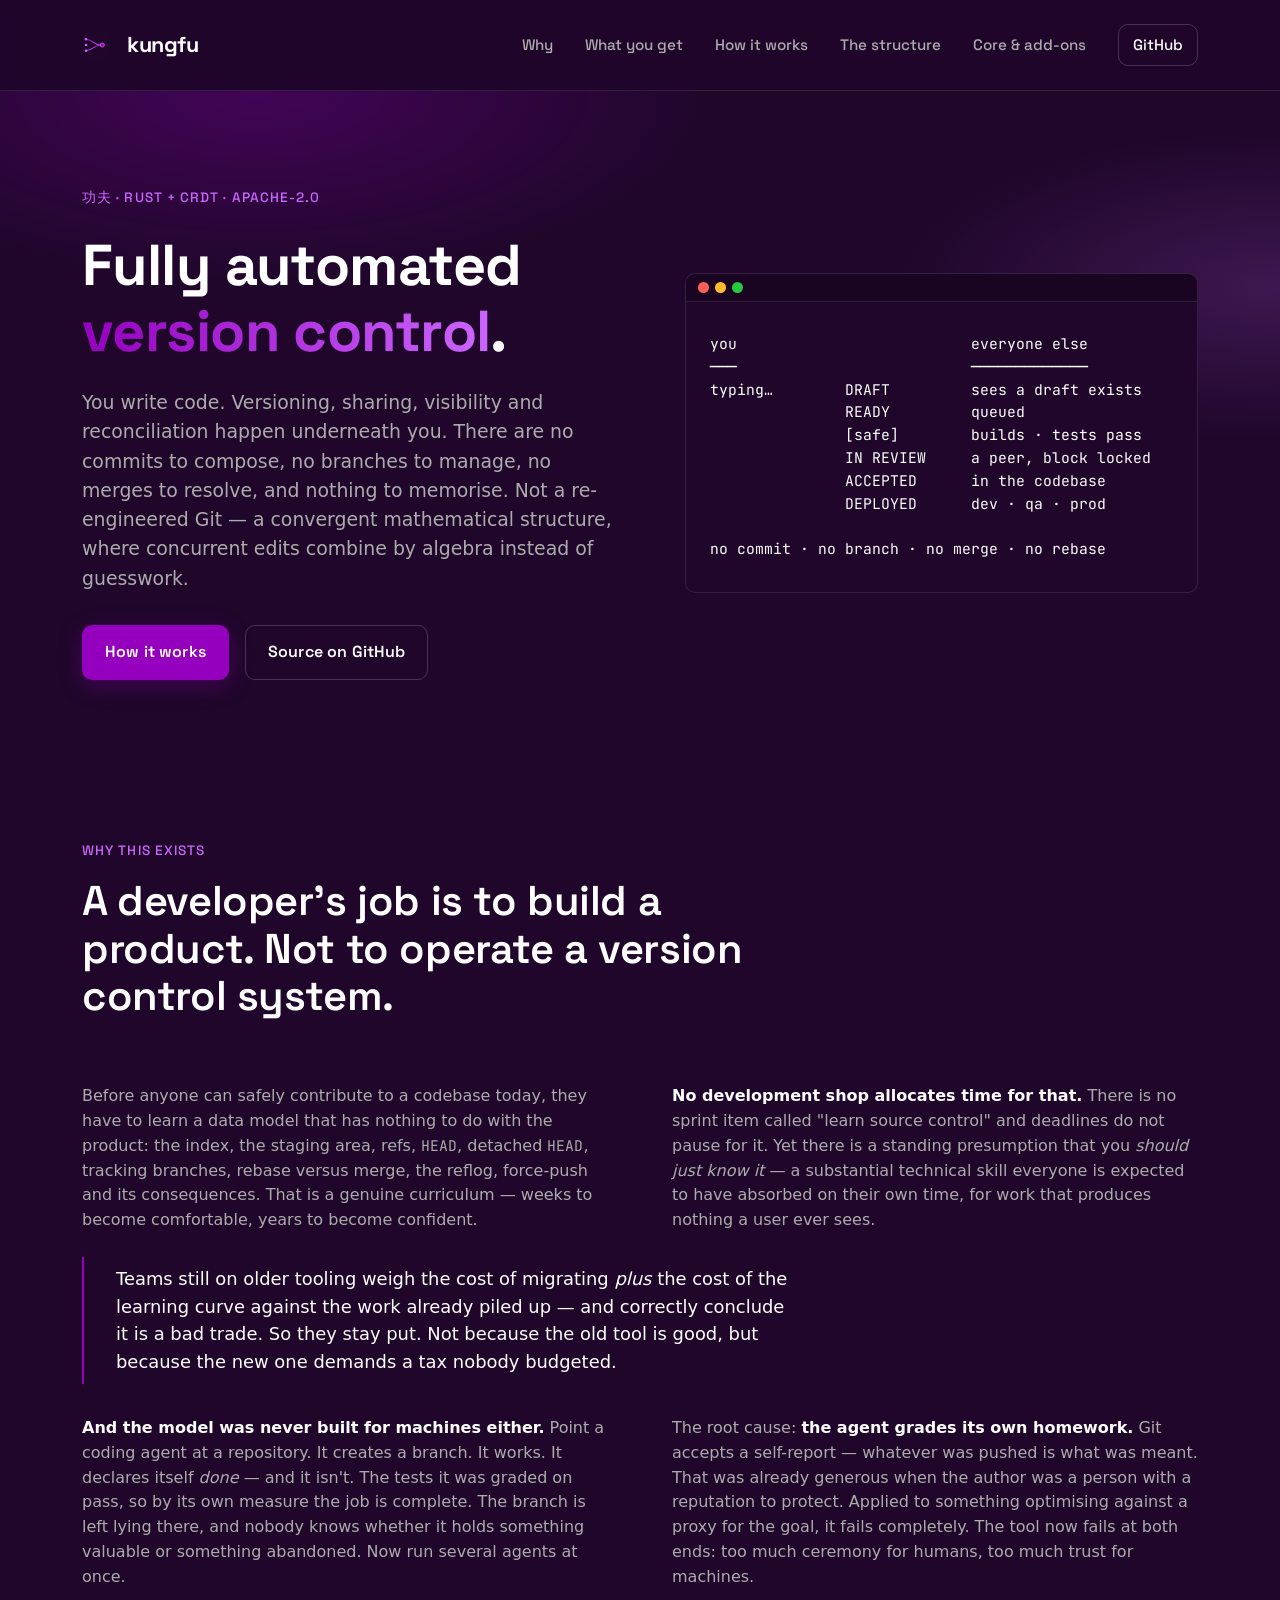
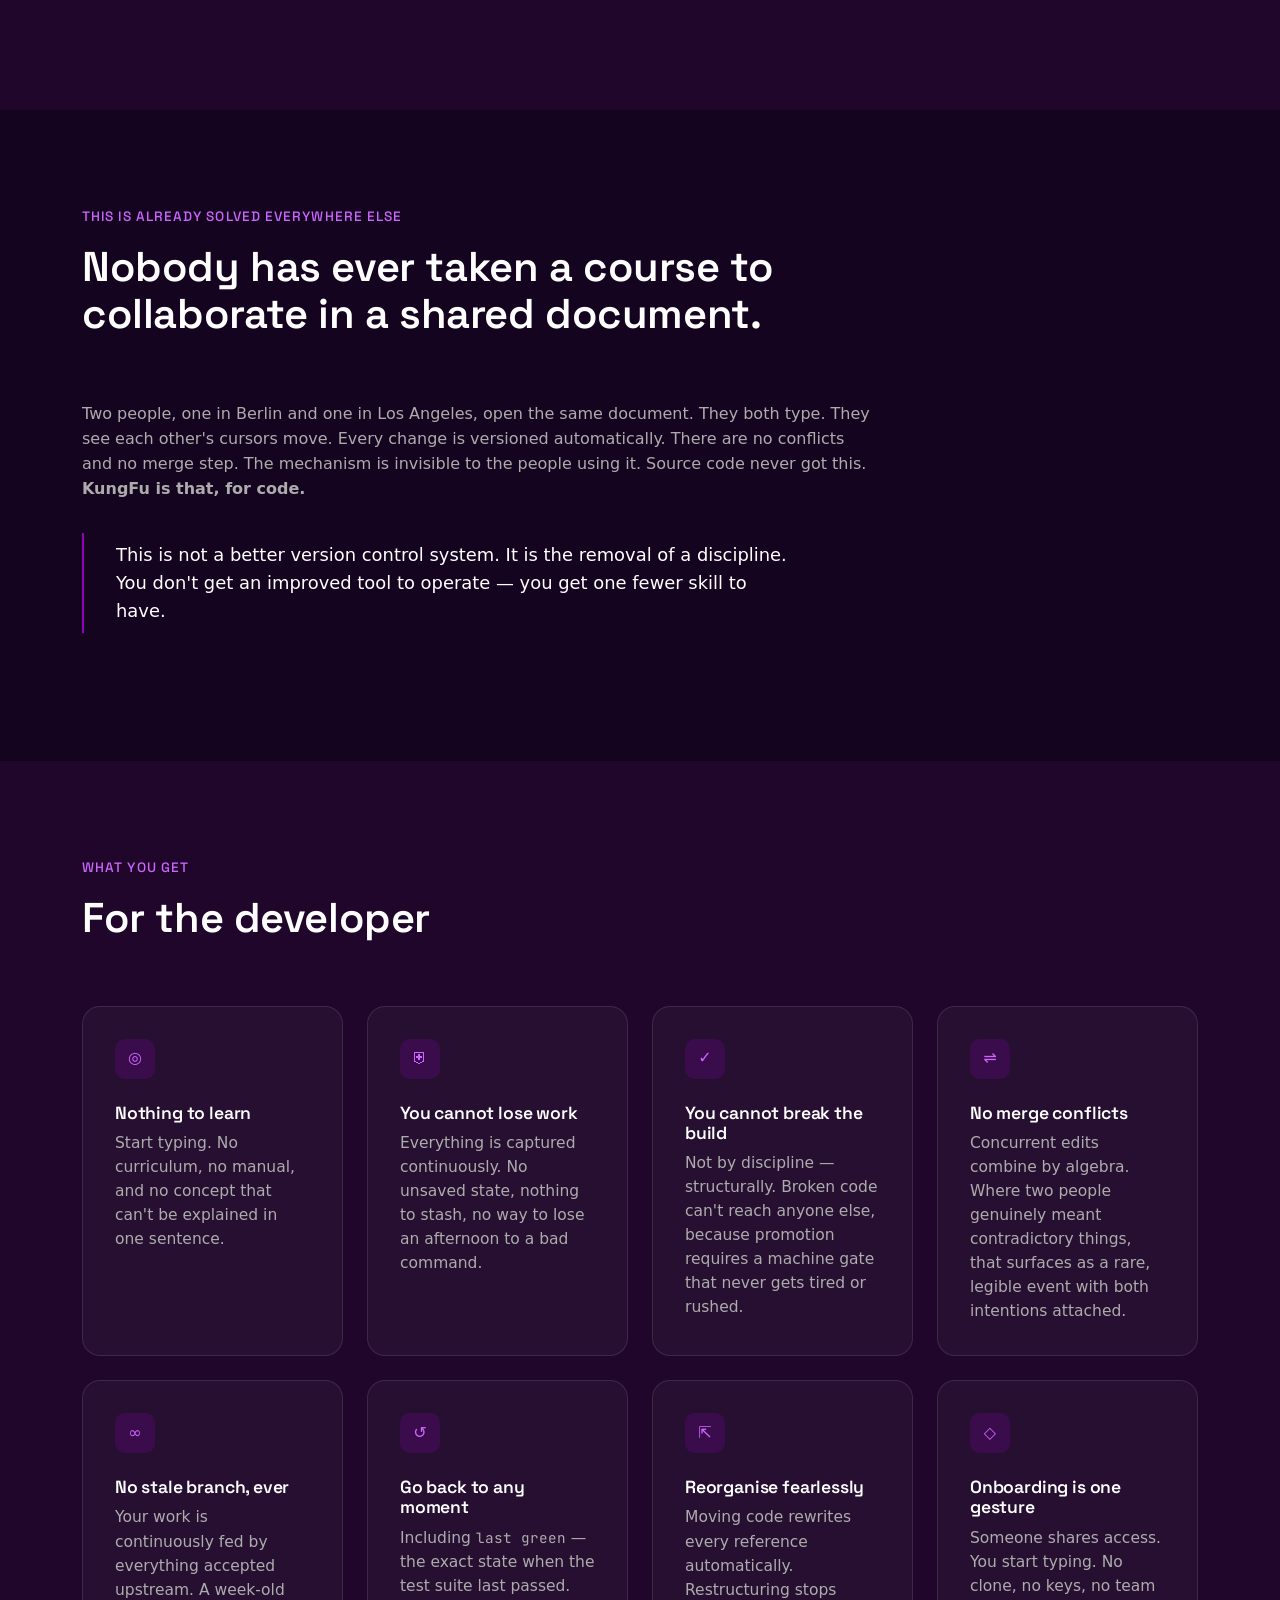
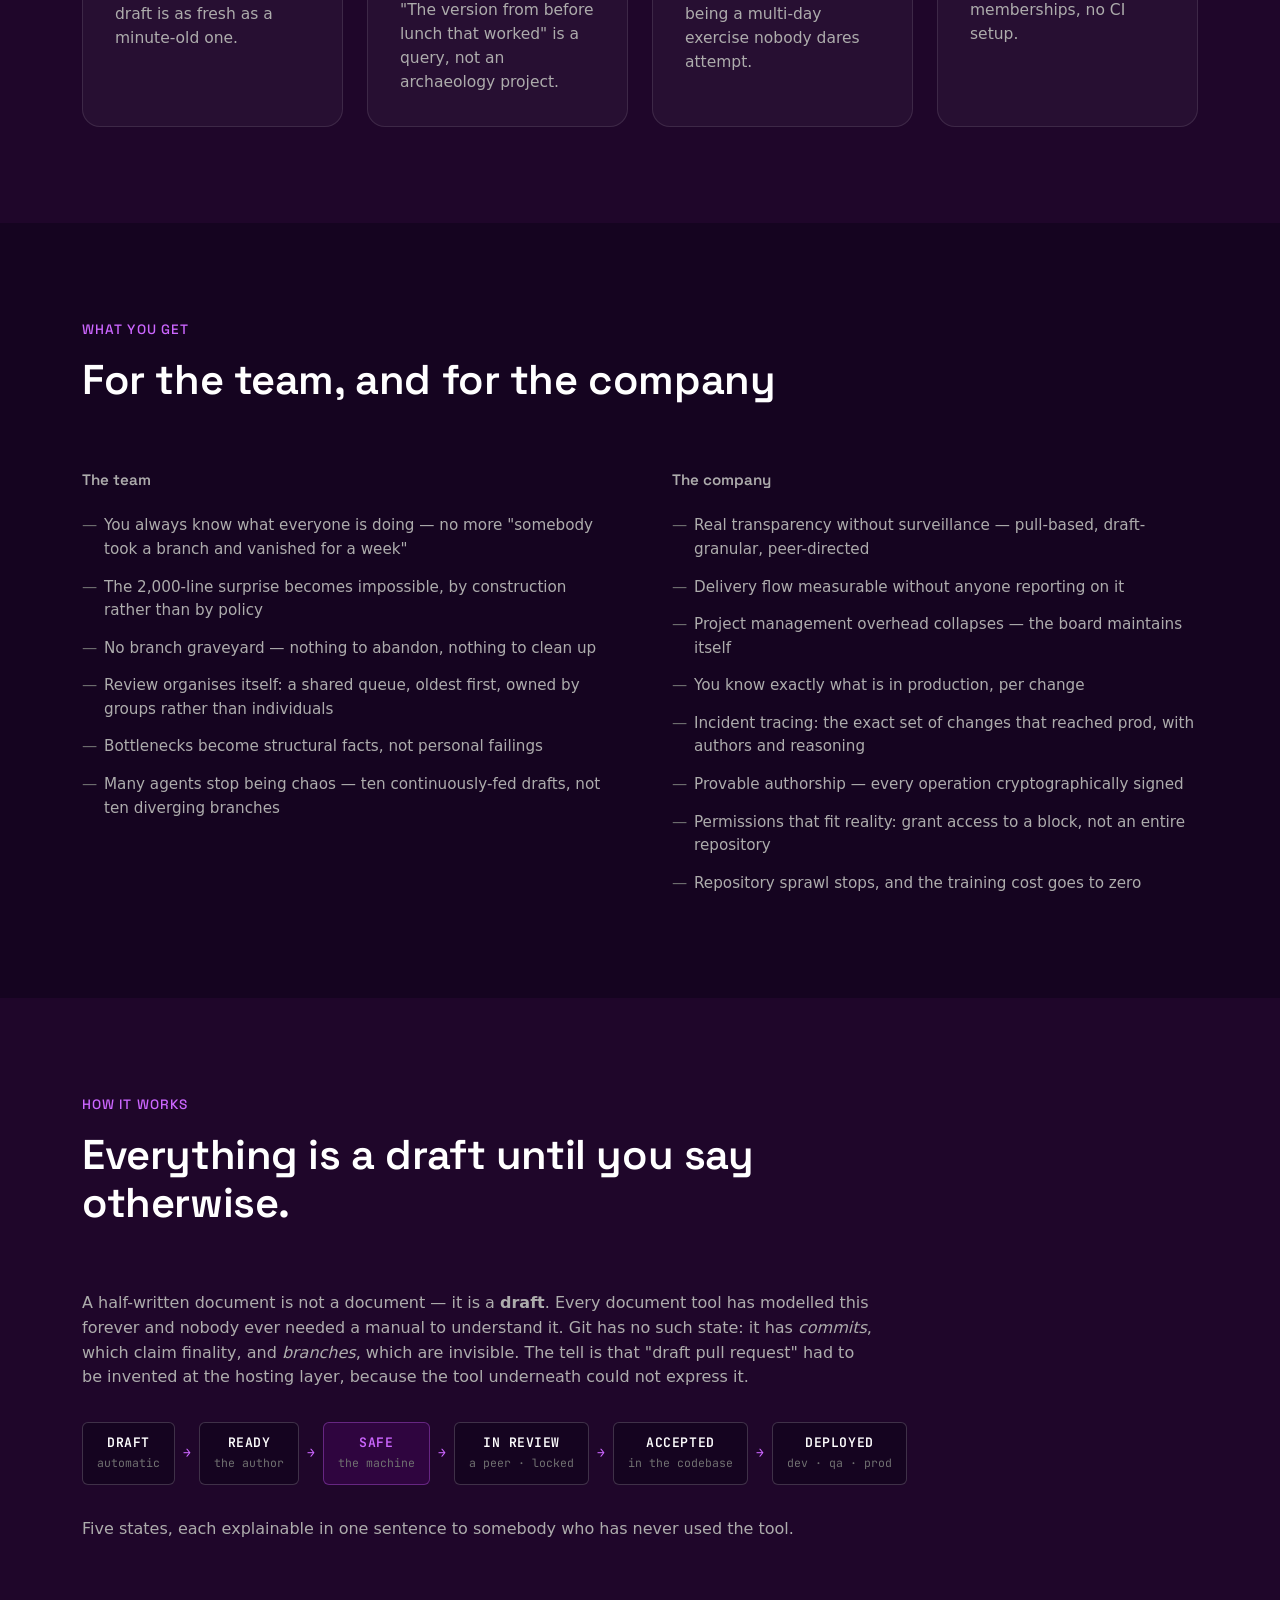
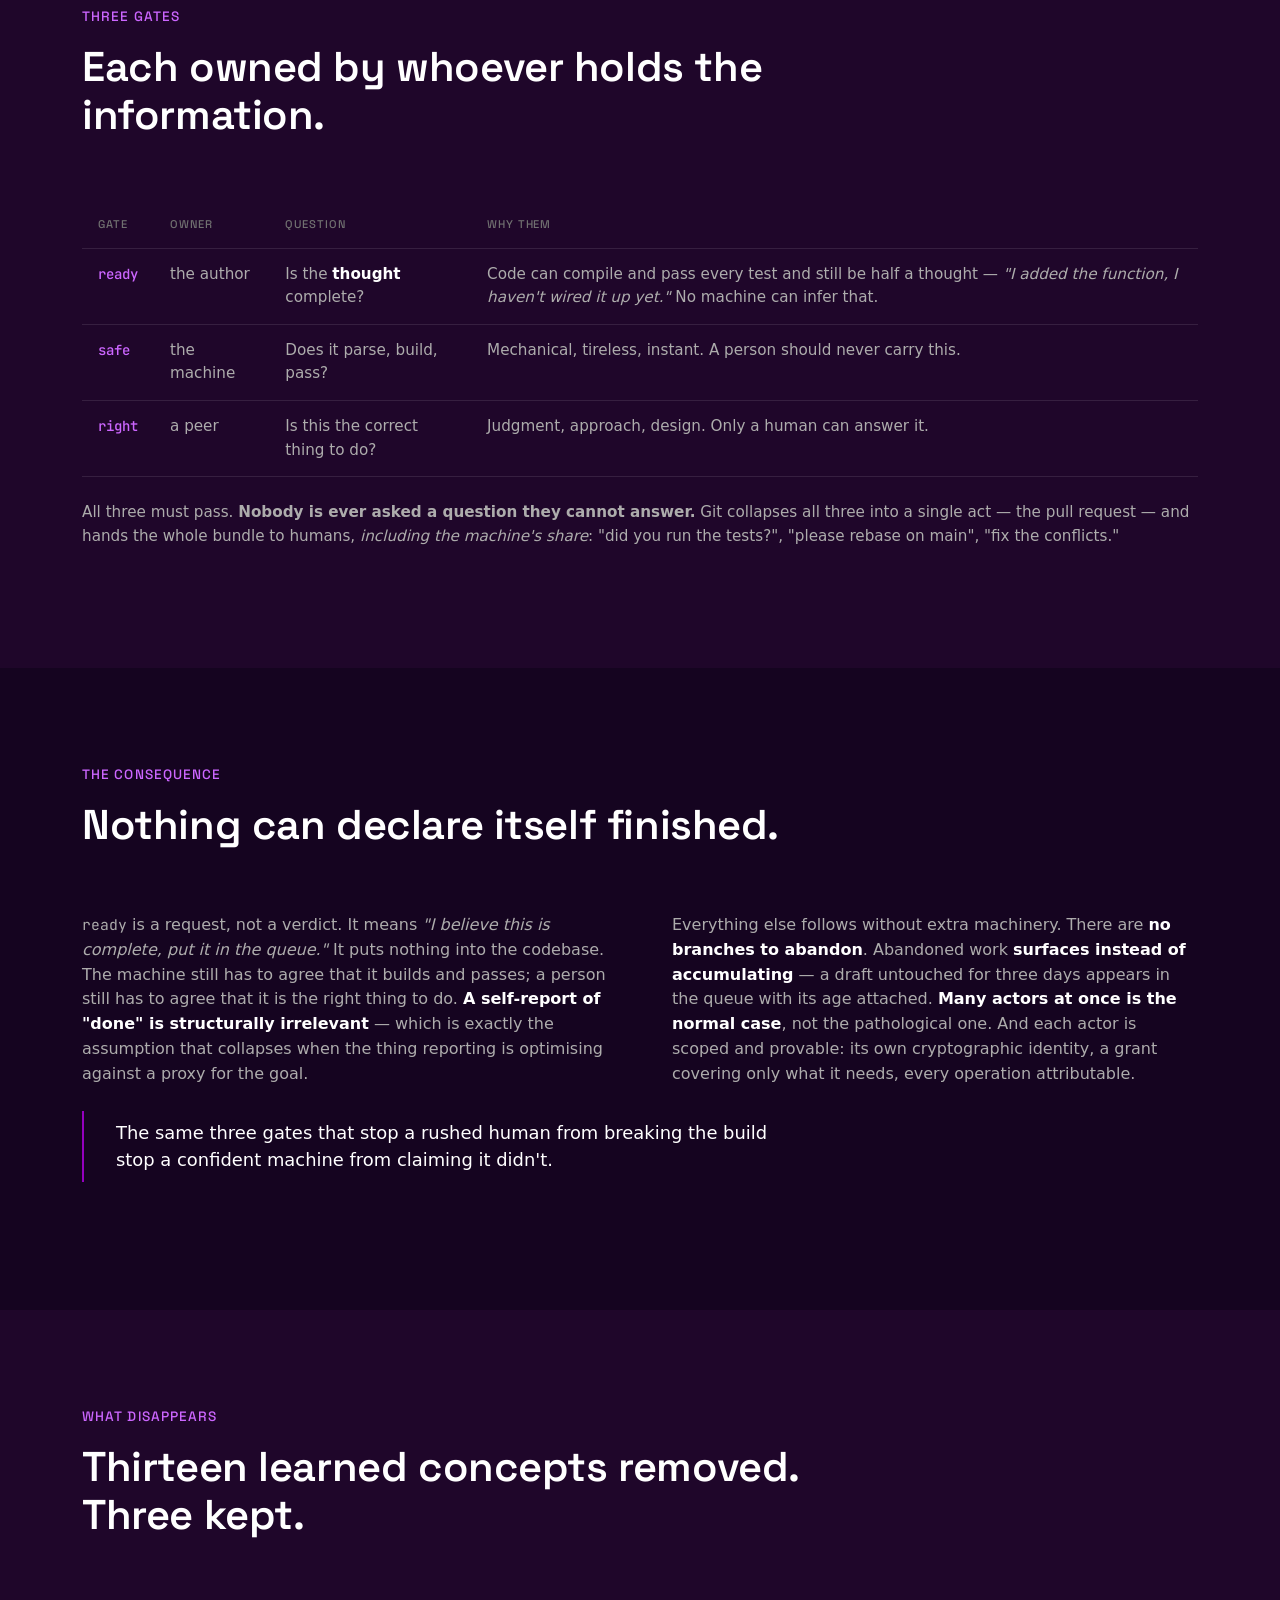
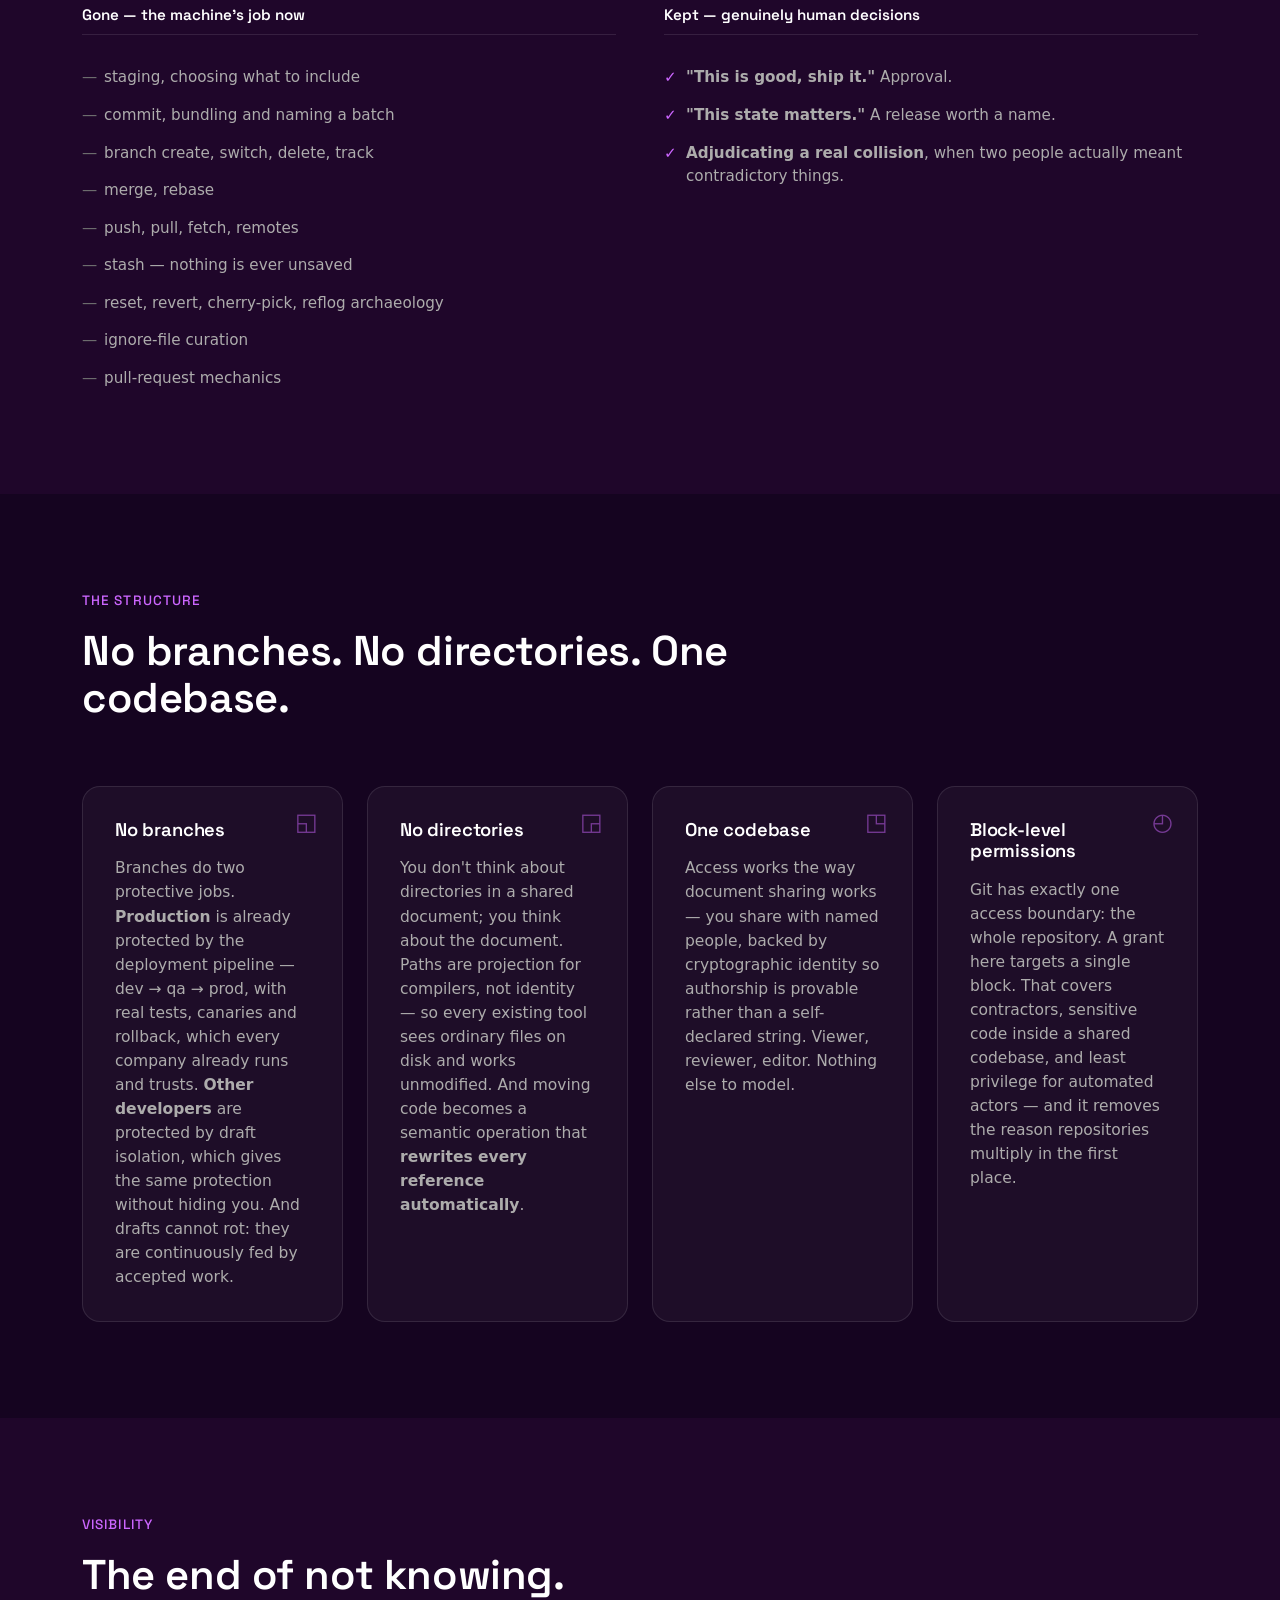
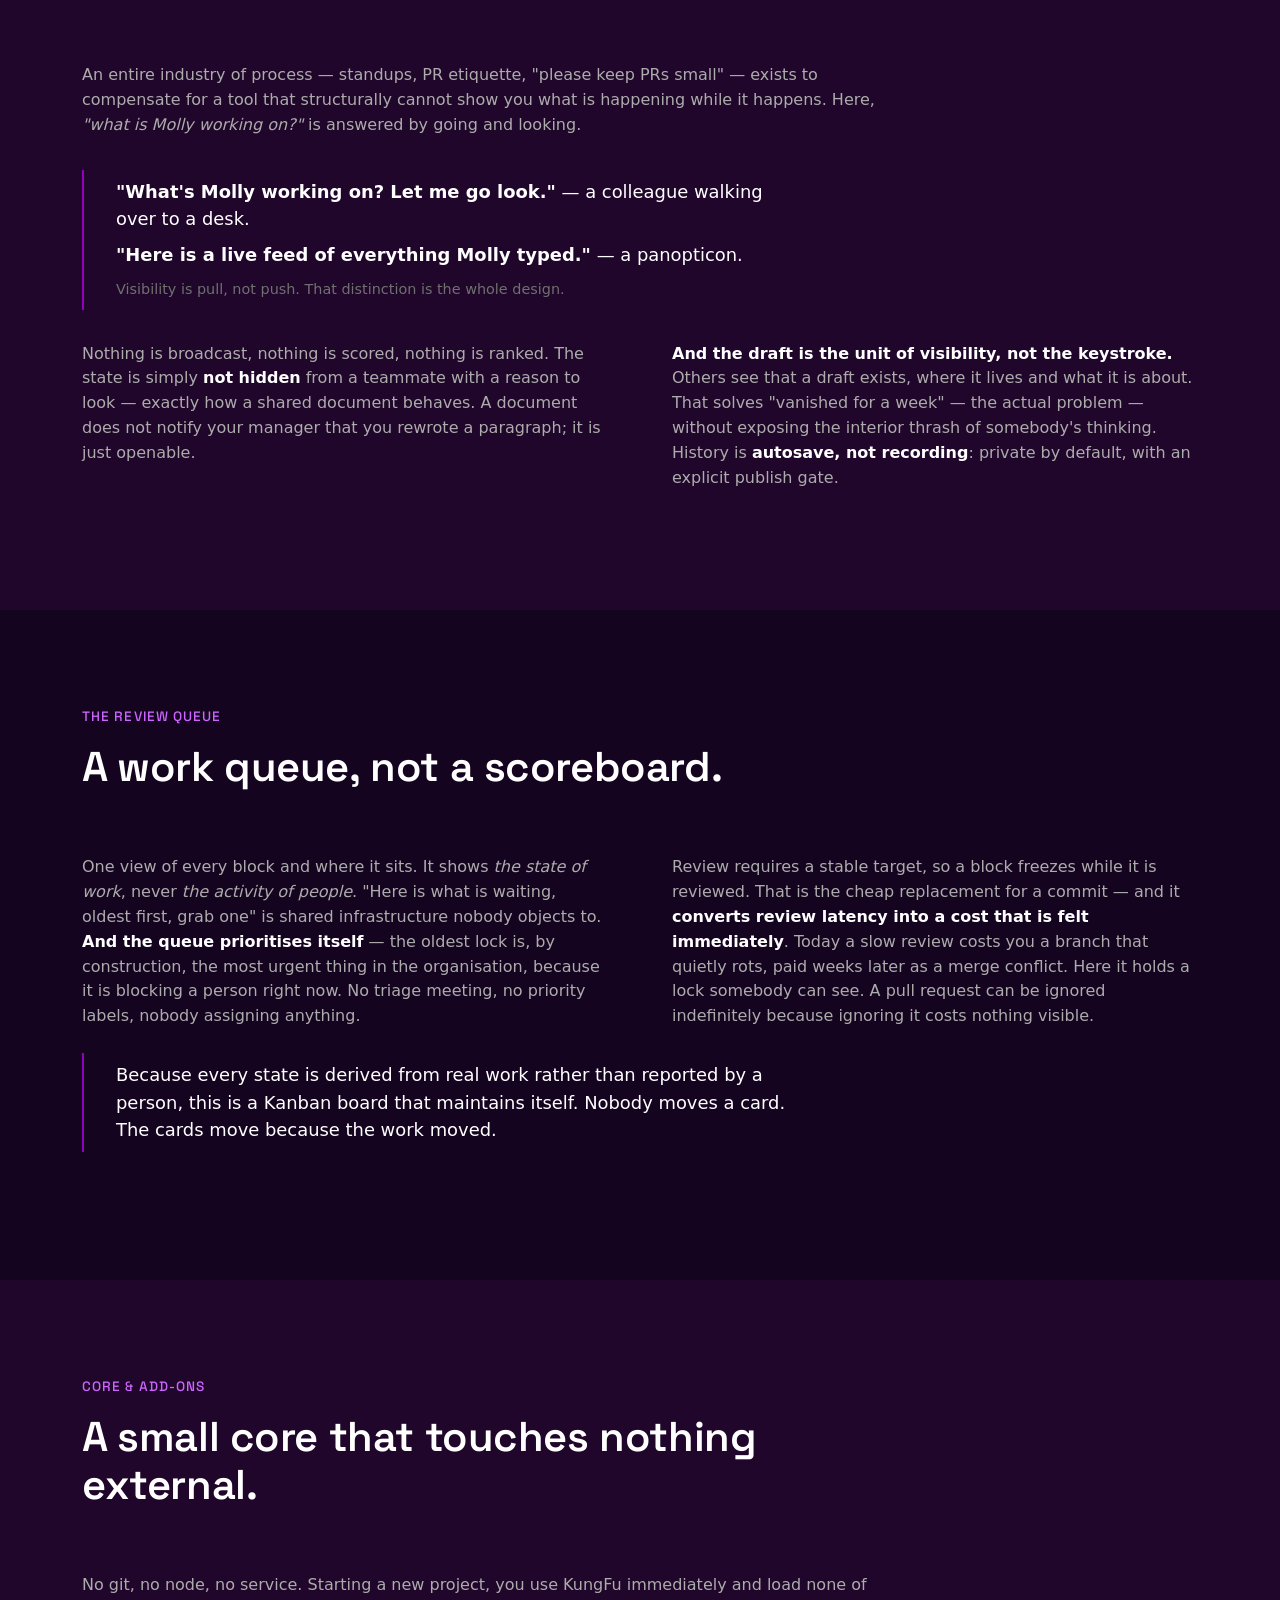
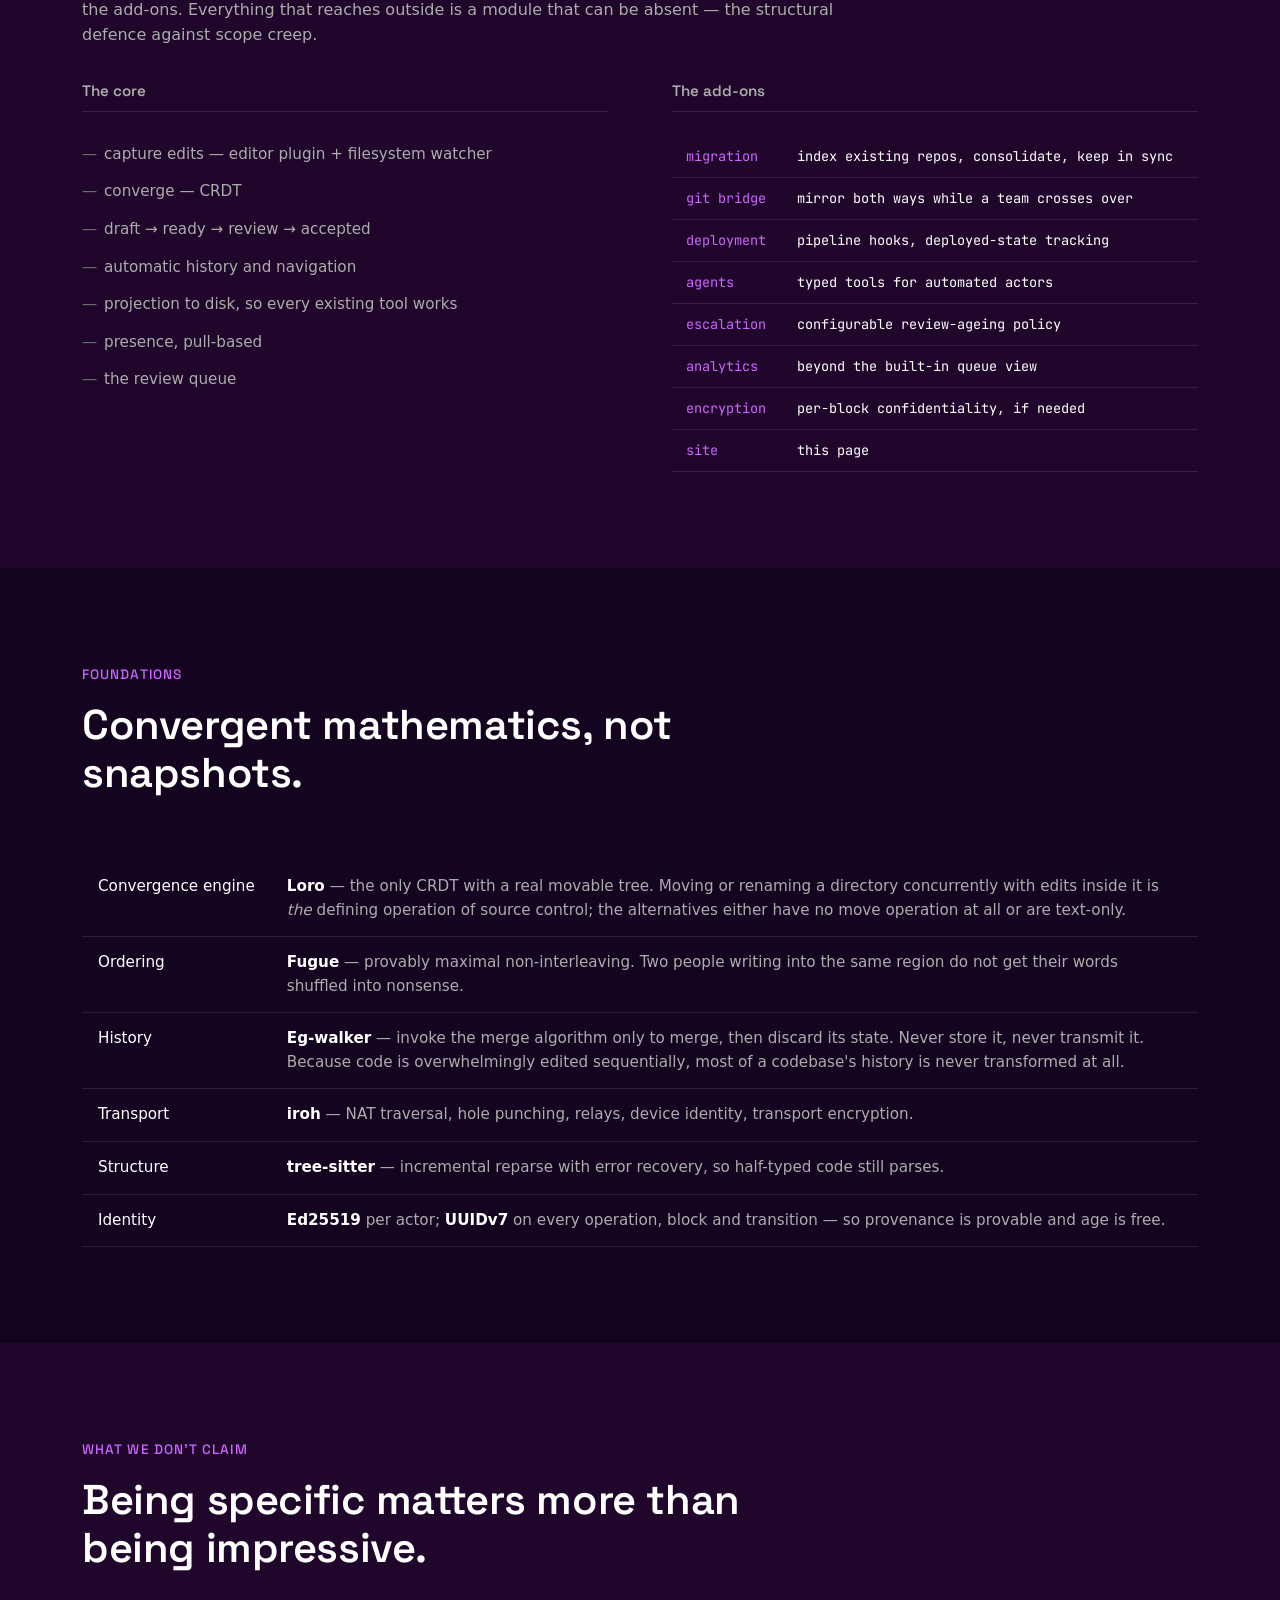
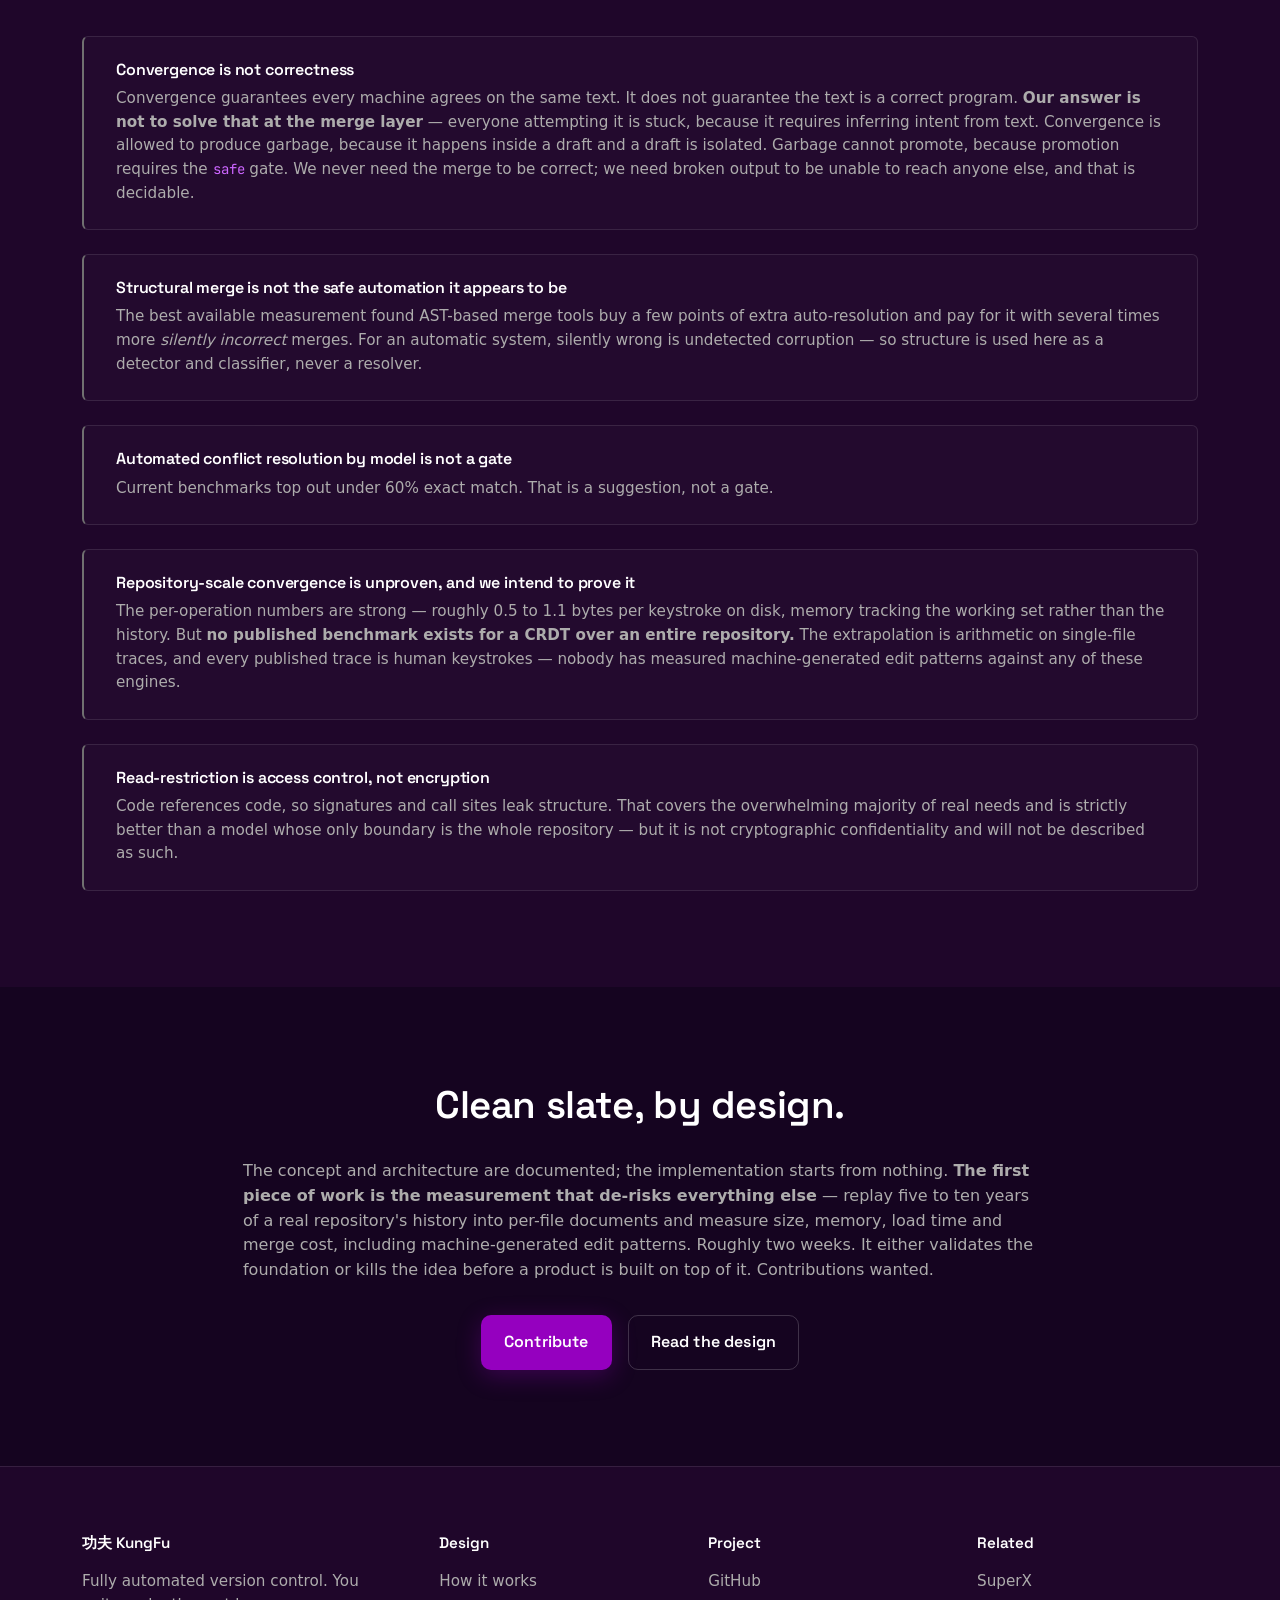
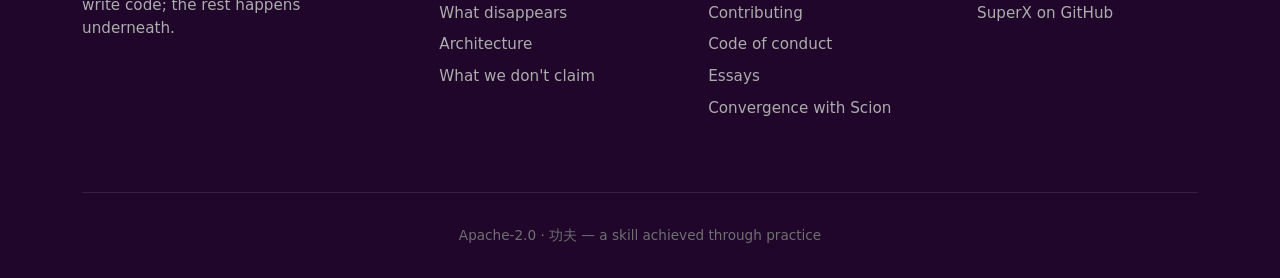
<file: site/index.html>
<!doctype html>
<html lang="en">
  <head>
    <meta charset="utf-8" />
    <meta name="viewport" content="width=device-width, initial-scale=1" />
    <title>KungFu — fully automated version control</title>
    <meta name="description" content="You write code. Versioning, sharing, visibility and reconciliation happen underneath you. No commits to compose, no branches to manage, no merges to resolve, and nothing to memorise. A convergent mathematical structure, not snapshots." />
    <link rel="icon" type="image/svg+xml" href="logo.svg" />
    <link rel="preconnect" href="https://fonts.googleapis.com" />
    <link rel="preconnect" href="https://fonts.gstatic.com" crossorigin />
    <link href="https://fonts.googleapis.com/css2?family=Space+Grotesk:wght@400;500;600;700&family=JetBrains+Mono:wght@400;500;600&display=swap" rel="stylesheet" />
    <link rel="stylesheet" href="style.css" />
  </head>
  <body>
    <header class="site-header">
      <div class="container header__inner">
        <a class="wordmark" href="#top"><img src="logo.svg" alt="" width="26" height="26" style="border-radius:6px;vertical-align:middle;margin-right:9px" /><span class="wordmark__text">kungfu</span></a>
        <nav class="site-nav">
          <a href="#why">Why</a>
          <a href="#benefits">What you get</a>
          <a href="#how">How it works</a>
          <a href="#structure">The structure</a>
          <a href="#core">Core &amp; add-ons</a>
          <a class="ghost" href="https://github.com/k8nstantin/kungfu">GitHub</a>
        </nav>
      </div>
    </header>

    <section class="hero" id="top">
      <div class="container hero__grid">
        <div class="hero__content">
          <p class="eyebrow">功夫 · Rust + CRDT · Apache-2.0</p>
          <h1 class="hero__title">Fully automated <span class="grad">version control</span>.</h1>
          <p class="hero__subtitle">
            You write code. Versioning, sharing, visibility and
            reconciliation happen underneath you. There are no commits to
            compose, no branches to manage, no merges to resolve, and
            nothing to memorise. Not a re-engineered Git — a convergent
            mathematical structure, where concurrent edits combine by
            algebra instead of guesswork.
          </p>
          <div class="button-group">
            <a class="btn btn-primary" href="#how">How it works</a>
            <a class="btn btn-secondary" href="https://github.com/k8nstantin/kungfu">Source on GitHub</a>
          </div>
        </div>
        <div class="hero__terminal">
          <div class="terminal">
            <div class="terminal__chrome">
              <span class="dot dot--r"></span><span class="dot dot--y"></span><span class="dot dot--g"></span>
            </div>
            <div class="terminal__body"><pre>you                          everyone else
───                          ─────────────
typing…        DRAFT         sees a draft exists
               READY         queued
               [safe]        builds · tests pass
               IN REVIEW     a peer, block locked
               ACCEPTED      in the codebase
               DEPLOYED      dev · qa · prod

no commit · no branch · no merge · no rebase</pre></div>
          </div>
        </div>
      </div>
    </section>

    <section class="block" id="why">
      <div class="container">
        <div class="block__head">
          <p class="kicker">Why this exists</p>
          <h2>A developer's job is to build a product. Not to operate a version control system.</h2>
        </div>
        <div class="two-col">
          <p>
            Before anyone can safely contribute to a codebase today, they
            have to learn a data model that has nothing to do with the
            product: the index, the staging area, refs, <code>HEAD</code>,
            detached <code>HEAD</code>, tracking branches, rebase versus
            merge, the reflog, force-push and its consequences. That is a
            genuine curriculum — weeks to become comfortable, years to
            become confident.
          </p>
          <p>
            <strong>No development shop allocates time for that.</strong>
            There is no sprint item called "learn source control" and
            deadlines do not pause for it. Yet there is a standing
            presumption that you <em>should just know it</em> — a
            substantial technical skill everyone is expected to have
            absorbed on their own time, for work that produces nothing a
            user ever sees.
          </p>
        </div>
        <div class="quote">
          <p>Teams still on older tooling weigh the cost of migrating <em>plus</em> the cost of the learning curve against the work already piled up — and correctly conclude it is a bad trade. So they stay put. Not because the old tool is good, but because the new one demands a tax nobody budgeted.</p>
        </div>
        <div class="two-col">
          <p>
            <strong>And the model was never built for machines either.</strong>
            Point a coding agent at a repository. It creates a branch. It
            works. It declares itself <em>done</em> — and it isn't. The
            tests it was graded on pass, so by its own measure the job is
            complete. The branch is left lying there, and nobody knows
            whether it holds something valuable or something abandoned.
            Now run several agents at once.
          </p>
          <p>
            The root cause: <strong>the agent grades its own homework.</strong>
            Git accepts a self-report — whatever was pushed is what was
            meant. That was already generous when the author was a person
            with a reputation to protect. Applied to something optimising
            against a proxy for the goal, it fails completely. The tool now
            fails at both ends: too much ceremony for humans, too much
            trust for machines.
          </p>
        </div>
      </div>
    </section>

    <section class="block alt">
      <div class="container">
        <div class="block__head">
          <p class="kicker">This is already solved everywhere else</p>
          <h2>Nobody has ever taken a course to collaborate in a shared document.</h2>
        </div>
        <p class="shot__lead">
          Two people, one in Berlin and one in Los Angeles, open the same
          document. They both type. They see each other's cursors move.
          Every change is versioned automatically. There are no conflicts
          and no merge step. The mechanism is invisible to the people using
          it. Source code never got this. <strong>KungFu is that, for
          code.</strong>
        </p>
        <div class="quote">
          <p>This is not a better version control system. It is the removal of a discipline. You don't get an improved tool to operate — you get one fewer skill to have.</p>
        </div>
      </div>
    </section>

    <section class="block" id="benefits">
      <div class="container">
        <div class="block__head">
          <p class="kicker">What you get</p>
          <h2>For the developer</h2>
        </div>
        <div class="features-grid">
          <div class="feature">
            <div class="feature__icon">◎</div>
            <h3>Nothing to learn</h3>
            <p>Start typing. No curriculum, no manual, and no concept that can't be explained in one sentence.</p>
          </div>
          <div class="feature">
            <div class="feature__icon">⛨</div>
            <h3>You cannot lose work</h3>
            <p>Everything is captured continuously. No unsaved state, nothing to stash, no way to lose an afternoon to a bad command.</p>
          </div>
          <div class="feature">
            <div class="feature__icon">✓</div>
            <h3>You cannot break the build</h3>
            <p>Not by discipline — structurally. Broken code can't reach anyone else, because promotion requires a machine gate that never gets tired or rushed.</p>
          </div>
          <div class="feature">
            <div class="feature__icon">⇌</div>
            <h3>No merge conflicts</h3>
            <p>Concurrent edits combine by algebra. Where two people genuinely meant contradictory things, that surfaces as a rare, legible event with both intentions attached.</p>
          </div>
          <div class="feature">
            <div class="feature__icon">∞</div>
            <h3>No stale branch, ever</h3>
            <p>Your work is continuously fed by everything accepted upstream. A week-old draft is as fresh as a minute-old one.</p>
          </div>
          <div class="feature">
            <div class="feature__icon">↺</div>
            <h3>Go back to any moment</h3>
            <p>Including <code>last green</code> — the exact state when the test suite last passed. "The version from before lunch that worked" is a query, not an archaeology project.</p>
          </div>
          <div class="feature">
            <div class="feature__icon">⇱</div>
            <h3>Reorganise fearlessly</h3>
            <p>Moving code rewrites every reference automatically. Restructuring stops being a multi-day exercise nobody dares attempt.</p>
          </div>
          <div class="feature">
            <div class="feature__icon">◇</div>
            <h3>Onboarding is one gesture</h3>
            <p>Someone shares access. You start typing. No clone, no keys, no team memberships, no CI setup.</p>
          </div>
        </div>
      </div>
    </section>

    <section class="block alt">
      <div class="container">
        <div class="block__head">
          <p class="kicker">What you get</p>
          <h2>For the team, and for the company</h2>
        </div>
        <div class="two-col">
          <div>
            <p class="footer__head">The team</p>
            <div class="ledger">
              <ul>
                <li>You always know what everyone is doing — no more "somebody took a branch and vanished for a week"</li>
                <li>The 2,000-line surprise becomes impossible, by construction rather than by policy</li>
                <li>No branch graveyard — nothing to abandon, nothing to clean up</li>
                <li>Review organises itself: a shared queue, oldest first, owned by groups rather than individuals</li>
                <li>Bottlenecks become structural facts, not personal failings</li>
                <li>Many agents stop being chaos — ten continuously-fed drafts, not ten diverging branches</li>
              </ul>
            </div>
          </div>
          <div>
            <p class="footer__head">The company</p>
            <div class="ledger">
              <ul>
                <li>Real transparency without surveillance — pull-based, draft-granular, peer-directed</li>
                <li>Delivery flow measurable without anyone reporting on it</li>
                <li>Project management overhead collapses — the board maintains itself</li>
                <li>You know exactly what is in production, per change</li>
                <li>Incident tracing: the exact set of changes that reached prod, with authors and reasoning</li>
                <li>Provable authorship — every operation cryptographically signed</li>
                <li>Permissions that fit reality: grant access to a block, not an entire repository</li>
                <li>Repository sprawl stops, and the training cost goes to zero</li>
              </ul>
            </div>
          </div>
        </div>
      </div>
    </section>

    <section class="block" id="how">
      <div class="container">
        <div class="block__head">
          <p class="kicker">How it works</p>
          <h2>Everything is a draft until you say otherwise.</h2>
        </div>
        <p class="shot__lead">
          A half-written document is not a document — it is a
          <strong>draft</strong>. Every document tool has modelled this
          forever and nobody ever needed a manual to understand it. Git has
          no such state: it has <em>commits</em>, which claim finality, and
          <em>branches</em>, which are invisible. The tell is that "draft
          pull request" had to be invented at the hosting layer, because the
          tool underneath could not express it.
        </p>
        <div class="flow">
          <div class="flow__state"><b>DRAFT</b><span>automatic</span></div>
          <span class="flow__arrow">→</span>
          <div class="flow__state"><b>READY</b><span>the author</span></div>
          <span class="flow__arrow">→</span>
          <div class="flow__state flow__state--gate"><b>SAFE</b><span>the machine</span></div>
          <span class="flow__arrow">→</span>
          <div class="flow__state"><b>IN REVIEW</b><span>a peer · locked</span></div>
          <span class="flow__arrow">→</span>
          <div class="flow__state"><b>ACCEPTED</b><span>in the codebase</span></div>
          <span class="flow__arrow">→</span>
          <div class="flow__state"><b>DEPLOYED</b><span>dev · qa · prod</span></div>
        </div>
        <p class="shot__lead">
          Five states, each explainable in one sentence to somebody who has
          never used the tool.
        </p>

        <div class="block__head" style="margin-top:64px">
          <p class="kicker">Three gates</p>
          <h2>Each owned by whoever holds the information.</h2>
        </div>
        <table class="grid-table">
          <thead>
            <tr><th>Gate</th><th>Owner</th><th>Question</th><th>Why them</th></tr>
          </thead>
          <tbody>
            <tr>
              <td><code>ready</code></td>
              <td>the author</td>
              <td>Is the <strong>thought</strong> complete?</td>
              <td>Code can compile and pass every test and still be half a thought — <em>"I added the function, I haven't wired it up yet."</em> No machine can infer that.</td>
            </tr>
            <tr>
              <td><code>safe</code></td>
              <td>the machine</td>
              <td>Does it parse, build, pass?</td>
              <td>Mechanical, tireless, instant. A person should never carry this.</td>
            </tr>
            <tr>
              <td><code>right</code></td>
              <td>a peer</td>
              <td>Is this the correct thing to do?</td>
              <td>Judgment, approach, design. Only a human can answer it.</td>
            </tr>
          </tbody>
        </table>
        <p class="footnote" style="margin-top:24px">
          All three must pass. <strong>Nobody is ever asked a question they cannot answer.</strong>
          Git collapses all three into a single act — the pull request — and hands the whole bundle
          to humans, <em>including the machine's share</em>: "did you run the tests?", "please rebase
          on main", "fix the conflicts."
        </p>
      </div>
    </section>

    <section class="block alt">
      <div class="container">
        <div class="block__head">
          <p class="kicker">The consequence</p>
          <h2>Nothing can declare itself finished.</h2>
        </div>
        <div class="two-col">
          <p>
            <code>ready</code> is a request, not a verdict. It means
            <em>"I believe this is complete, put it in the queue."</em> It
            puts nothing into the codebase. The machine still has to agree
            that it builds and passes; a person still has to agree that it
            is the right thing to do. <strong>A self-report of "done" is
            structurally irrelevant</strong> — which is exactly the
            assumption that collapses when the thing reporting is optimising
            against a proxy for the goal.
          </p>
          <p>
            Everything else follows without extra machinery. There are
            <strong>no branches to abandon</strong>. Abandoned work
            <strong>surfaces instead of accumulating</strong> — a draft
            untouched for three days appears in the queue with its age
            attached. <strong>Many actors at once is the normal case</strong>,
            not the pathological one. And each actor is scoped and provable:
            its own cryptographic identity, a grant covering only what it
            needs, every operation attributable.
          </p>
        </div>
        <div class="quote">
          <p>The same three gates that stop a rushed human from breaking the build stop a confident machine from claiming it didn't.</p>
        </div>
      </div>
    </section>

    <section class="block" id="structure">
      <div class="container">
        <div class="block__head">
          <p class="kicker">What disappears</p>
          <h2>Thirteen learned concepts removed. Three kept.</h2>
        </div>
        <div class="ledger-pair">
          <div class="ledger">
            <p class="ledger__head">Gone — the machine's job now</p>
            <ul>
              <li>staging, choosing what to include</li>
              <li>commit, bundling and naming a batch</li>
              <li>branch create, switch, delete, track</li>
              <li>merge, rebase</li>
              <li>push, pull, fetch, remotes</li>
              <li>stash — nothing is ever unsaved</li>
              <li>reset, revert, cherry-pick, reflog archaeology</li>
              <li>ignore-file curation</li>
              <li>pull-request mechanics</li>
            </ul>
          </div>
          <div class="ledger">
            <p class="ledger__head">Kept — genuinely human decisions</p>
            <ul class="ledger--kept">
              <li><strong>"This is good, ship it."</strong> Approval.</li>
              <li><strong>"This state matters."</strong> A release worth a name.</li>
              <li><strong>Adjudicating a real collision</strong>, when two people actually meant contradictory things.</li>
            </ul>
          </div>
        </div>
      </div>
    </section>

    <section class="block alt">
      <div class="container">
        <div class="block__head">
          <p class="kicker">The structure</p>
          <h2>No branches. No directories. One codebase.</h2>
        </div>
        <div class="layers">
          <div class="layer">
            <div class="layer__id">◱</div>
            <h3>No branches</h3>
            <p>Branches do two protective jobs. <strong>Production</strong> is already protected by the deployment pipeline — dev → qa → prod, with real tests, canaries and rollback, which every company already runs and trusts. <strong>Other developers</strong> are protected by draft isolation, which gives the same protection without hiding you. And drafts cannot rot: they are continuously fed by accepted work.</p>
          </div>
          <div class="layer">
            <div class="layer__id">◲</div>
            <h3>No directories</h3>
            <p>You don't think about directories in a shared document; you think about the document. Paths are projection for compilers, not identity — so every existing tool sees ordinary files on disk and works unmodified. And moving code becomes a semantic operation that <strong>rewrites every reference automatically</strong>.</p>
          </div>
          <div class="layer">
            <div class="layer__id">◳</div>
            <h3>One codebase</h3>
            <p>Access works the way document sharing works — you share with named people, backed by cryptographic identity so authorship is provable rather than a self-declared string. Viewer, reviewer, editor. Nothing else to model.</p>
          </div>
          <div class="layer">
            <div class="layer__id">◴</div>
            <h3>Block-level permissions</h3>
            <p>Git has exactly one access boundary: the whole repository. A grant here targets a single block. That covers contractors, sensitive code inside a shared codebase, and least privilege for automated actors — and it removes the reason repositories multiply in the first place.</p>
          </div>
        </div>
      </div>
    </section>

    <section class="block">
      <div class="container">
        <div class="block__head">
          <p class="kicker">Visibility</p>
          <h2>The end of not knowing.</h2>
        </div>
        <p class="shot__lead">
          An entire industry of process — standups, PR etiquette, "please
          keep PRs small" — exists to compensate for a tool that
          structurally cannot show you what is happening while it happens.
          Here, <em>"what is Molly working on?"</em> is answered by going
          and looking.
        </p>
        <div class="quote">
          <p><strong>"What's Molly working on? Let me go look."</strong> — a colleague walking over to a desk.</p>
          <p><strong>"Here is a live feed of everything Molly typed."</strong> — a panopticon.</p>
          <cite>Visibility is pull, not push. That distinction is the whole design.</cite>
        </div>
        <div class="two-col">
          <p>
            Nothing is broadcast, nothing is scored, nothing is ranked. The
            state is simply <strong>not hidden</strong> from a teammate with
            a reason to look — exactly how a shared document behaves. A
            document does not notify your manager that you rewrote a
            paragraph; it is just openable.
          </p>
          <p>
            <strong>And the draft is the unit of visibility, not the
            keystroke.</strong> Others see that a draft exists, where it
            lives and what it is about. That solves "vanished for a week" —
            the actual problem — without exposing the interior thrash of
            somebody's thinking. History is <strong>autosave, not
            recording</strong>: private by default, with an explicit publish
            gate.
          </p>
        </div>
      </div>
    </section>

    <section class="block alt">
      <div class="container">
        <div class="block__head">
          <p class="kicker">The review queue</p>
          <h2>A work queue, not a scoreboard.</h2>
        </div>
        <div class="two-col">
          <p>
            One view of every block and where it sits. It shows <em>the
            state of work</em>, never <em>the activity of people</em>.
            "Here is what is waiting, oldest first, grab one" is shared
            infrastructure nobody objects to.
            <strong>And the queue prioritises itself</strong> — the oldest
            lock is, by construction, the most urgent thing in the
            organisation, because it is blocking a person right now. No
            triage meeting, no priority labels, nobody assigning anything.
          </p>
          <p>
            Review requires a stable target, so a block freezes while it is
            reviewed. That is the cheap replacement for a commit — and it
            <strong>converts review latency into a cost that is felt
            immediately</strong>. Today a slow review costs you a branch that
            quietly rots, paid weeks later as a merge conflict. Here it holds
            a lock somebody can see. A pull request can be ignored
            indefinitely because ignoring it costs nothing visible.
          </p>
        </div>
        <div class="quote">
          <p>Because every state is derived from real work rather than reported by a person, this is a Kanban board that maintains itself. Nobody moves a card. The cards move because the work moved.</p>
        </div>
      </div>
    </section>

    <section class="block" id="core">
      <div class="container">
        <div class="block__head">
          <p class="kicker">Core &amp; add-ons</p>
          <h2>A small core that touches nothing external.</h2>
        </div>
        <p class="shot__lead">
          No git, no node, no service. Starting a new project, you use
          KungFu immediately and load none of the add-ons. Everything that
          reaches outside is a module that can be absent — the structural
          defence against scope creep.
        </p>
        <div class="two-col">
          <div>
            <p class="ledger__head">The core</p>
            <div class="ledger">
              <ul>
                <li>capture edits — editor plugin + filesystem watcher</li>
                <li>converge — CRDT</li>
                <li>draft → ready → review → accepted</li>
                <li>automatic history and navigation</li>
                <li>projection to disk, so every existing tool works</li>
                <li>presence, pull-based</li>
                <li>the review queue</li>
              </ul>
            </div>
          </div>
          <div>
            <p class="ledger__head">The add-ons</p>
            <table class="modules-table">
              <tr><td>migration</td><td>index existing repos, consolidate, keep in sync</td></tr>
              <tr><td>git bridge</td><td>mirror both ways while a team crosses over</td></tr>
              <tr><td>deployment</td><td>pipeline hooks, deployed-state tracking</td></tr>
              <tr><td>agents</td><td>typed tools for automated actors</td></tr>
              <tr><td>escalation</td><td>configurable review-ageing policy</td></tr>
              <tr><td>analytics</td><td>beyond the built-in queue view</td></tr>
              <tr><td>encryption</td><td>per-block confidentiality, if needed</td></tr>
              <tr><td>site</td><td>this page</td></tr>
            </table>
          </div>
        </div>
      </div>
    </section>

    <section class="block alt">
      <div class="container">
        <div class="block__head">
          <p class="kicker">Foundations</p>
          <h2>Convergent mathematics, not snapshots.</h2>
        </div>
        <table class="grid-table">
          <tbody>
            <tr><td>Convergence engine</td><td><strong>Loro</strong> — the only CRDT with a real movable tree. Moving or renaming a directory concurrently with edits inside it is <em>the</em> defining operation of source control; the alternatives either have no move operation at all or are text-only.</td></tr>
            <tr><td>Ordering</td><td><strong>Fugue</strong> — provably maximal non-interleaving. Two people writing into the same region do not get their words shuffled into nonsense.</td></tr>
            <tr><td>History</td><td><strong>Eg-walker</strong> — invoke the merge algorithm only to merge, then discard its state. Never store it, never transmit it. Because code is overwhelmingly edited sequentially, most of a codebase's history is never transformed at all.</td></tr>
            <tr><td>Transport</td><td><strong>iroh</strong> — NAT traversal, hole punching, relays, device identity, transport encryption.</td></tr>
            <tr><td>Structure</td><td><strong>tree-sitter</strong> — incremental reparse with error recovery, so half-typed code still parses.</td></tr>
            <tr><td>Identity</td><td><strong>Ed25519</strong> per actor; <strong>UUIDv7</strong> on every operation, block and transition — so provenance is provable and age is free.</td></tr>
          </tbody>
        </table>
      </div>
    </section>

    <section class="block">
      <div class="container">
        <div class="block__head">
          <p class="kicker">What we don't claim</p>
          <h2>Being specific matters more than being impressive.</h2>
        </div>
        <div class="limits">
          <div class="limit">
            <h3>Convergence is not correctness</h3>
            <p>Convergence guarantees every machine agrees on the same text. It does not guarantee the text is a correct program. <strong>Our answer is not to solve that at the merge layer</strong> — everyone attempting it is stuck, because it requires inferring intent from text. Convergence is allowed to produce garbage, because it happens inside a draft and a draft is isolated. Garbage cannot promote, because promotion requires the <code>safe</code> gate. We never need the merge to be correct; we need broken output to be unable to reach anyone else, and that is decidable.</p>
          </div>
          <div class="limit">
            <h3>Structural merge is not the safe automation it appears to be</h3>
            <p>The best available measurement found AST-based merge tools buy a few points of extra auto-resolution and pay for it with several times more <em>silently incorrect</em> merges. For an automatic system, silently wrong is undetected corruption — so structure is used here as a detector and classifier, never a resolver.</p>
          </div>
          <div class="limit">
            <h3>Automated conflict resolution by model is not a gate</h3>
            <p>Current benchmarks top out under 60% exact match. That is a suggestion, not a gate.</p>
          </div>
          <div class="limit">
            <h3>Repository-scale convergence is unproven, and we intend to prove it</h3>
            <p>The per-operation numbers are strong — roughly 0.5 to 1.1 bytes per keystroke on disk, memory tracking the working set rather than the history. But <strong>no published benchmark exists for a CRDT over an entire repository.</strong> The extrapolation is arithmetic on single-file traces, and every published trace is human keystrokes — nobody has measured machine-generated edit patterns against any of these engines.</p>
          </div>
          <div class="limit">
            <h3>Read-restriction is access control, not encryption</h3>
            <p>Code references code, so signatures and call sites leak structure. That covers the overwhelming majority of real needs and is strictly better than a model whose only boundary is the whole repository — but it is not cryptographic confidentiality and will not be described as such.</p>
          </div>
        </div>
      </div>
    </section>

    <section class="cta">
      <div class="container">
        <h2>Clean slate, by design.</h2>
        <p class="shot__lead" style="margin-left:auto;margin-right:auto;text-align:left">
          The concept and architecture are documented; the implementation
          starts from nothing. <strong>The first piece of work is the
          measurement that de-risks everything else</strong> — replay five
          to ten years of a real repository's history into per-file
          documents and measure size, memory, load time and merge cost,
          including machine-generated edit patterns. Roughly two weeks. It
          either validates the foundation or kills the idea before a product
          is built on top of it. Contributions wanted.
        </p>
        <div class="button-group">
          <a class="btn btn-primary" href="https://github.com/k8nstantin/kungfu#contributing">Contribute</a>
          <a class="btn btn-secondary" href="https://github.com/k8nstantin/kungfu">Read the design</a>
        </div>
      </div>
    </section>

    <footer class="site-footer">
      <div class="container">
        <div class="footer__cols">
          <div>
            <p class="footer__head">功夫 KungFu</p>
            <p class="footer__tag">Fully automated version control. You write code; the rest happens underneath.</p>
          </div>
          <div>
            <p class="footer__head">Design</p>
            <a href="https://github.com/k8nstantin/kungfu#how-it-works">How it works</a>
            <a href="https://github.com/k8nstantin/kungfu#what-disappears">What disappears</a>
            <a href="https://github.com/k8nstantin/kungfu#architecture">Architecture</a>
            <a href="https://github.com/k8nstantin/kungfu#what-we-dont-claim">What we don't claim</a>
          </div>
          <div>
            <p class="footer__head">Project</p>
            <a href="https://github.com/k8nstantin/kungfu">GitHub</a>
            <a href="https://github.com/k8nstantin/kungfu#contributing">Contributing</a>
            <a href="https://github.com/k8nstantin/kungfu/blob/main/CODE_OF_CONDUCT.md">Code of conduct</a>
            <a href="https://github.com/k8nstantin/kungfu/tree/main/essays">Essays</a>
            <a href="convergence-with-scion.html">Convergence with Scion</a>
          </div>
          <div>
            <p class="footer__head">Related</p>
            <a href="https://k8nstantin.github.io/superx/">SuperX</a>
            <a href="https://github.com/k8nstantin/superx">SuperX on GitHub</a>
          </div>
        </div>
        <p class="footer__legal">Apache-2.0 · 功夫 — a skill achieved through practice</p>
      </div>
    </footer>
  </body>
</html>
</file>
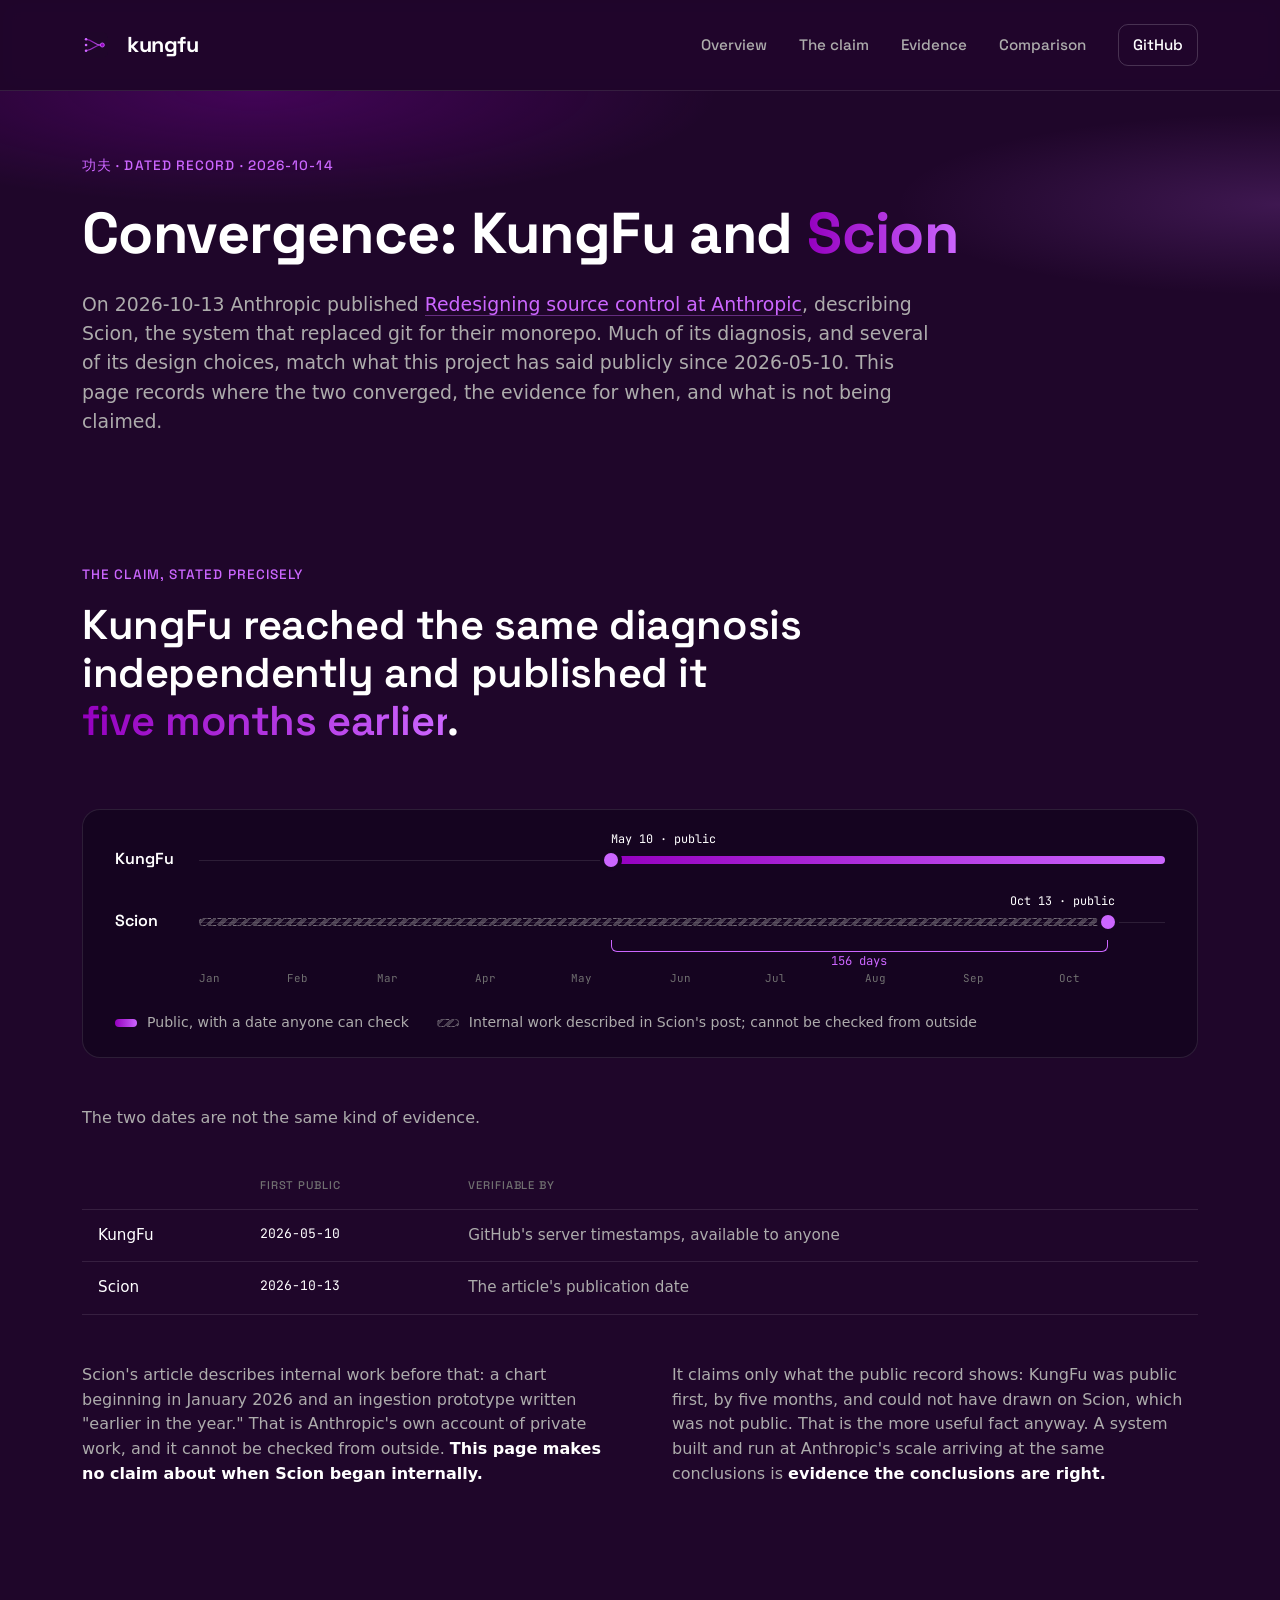
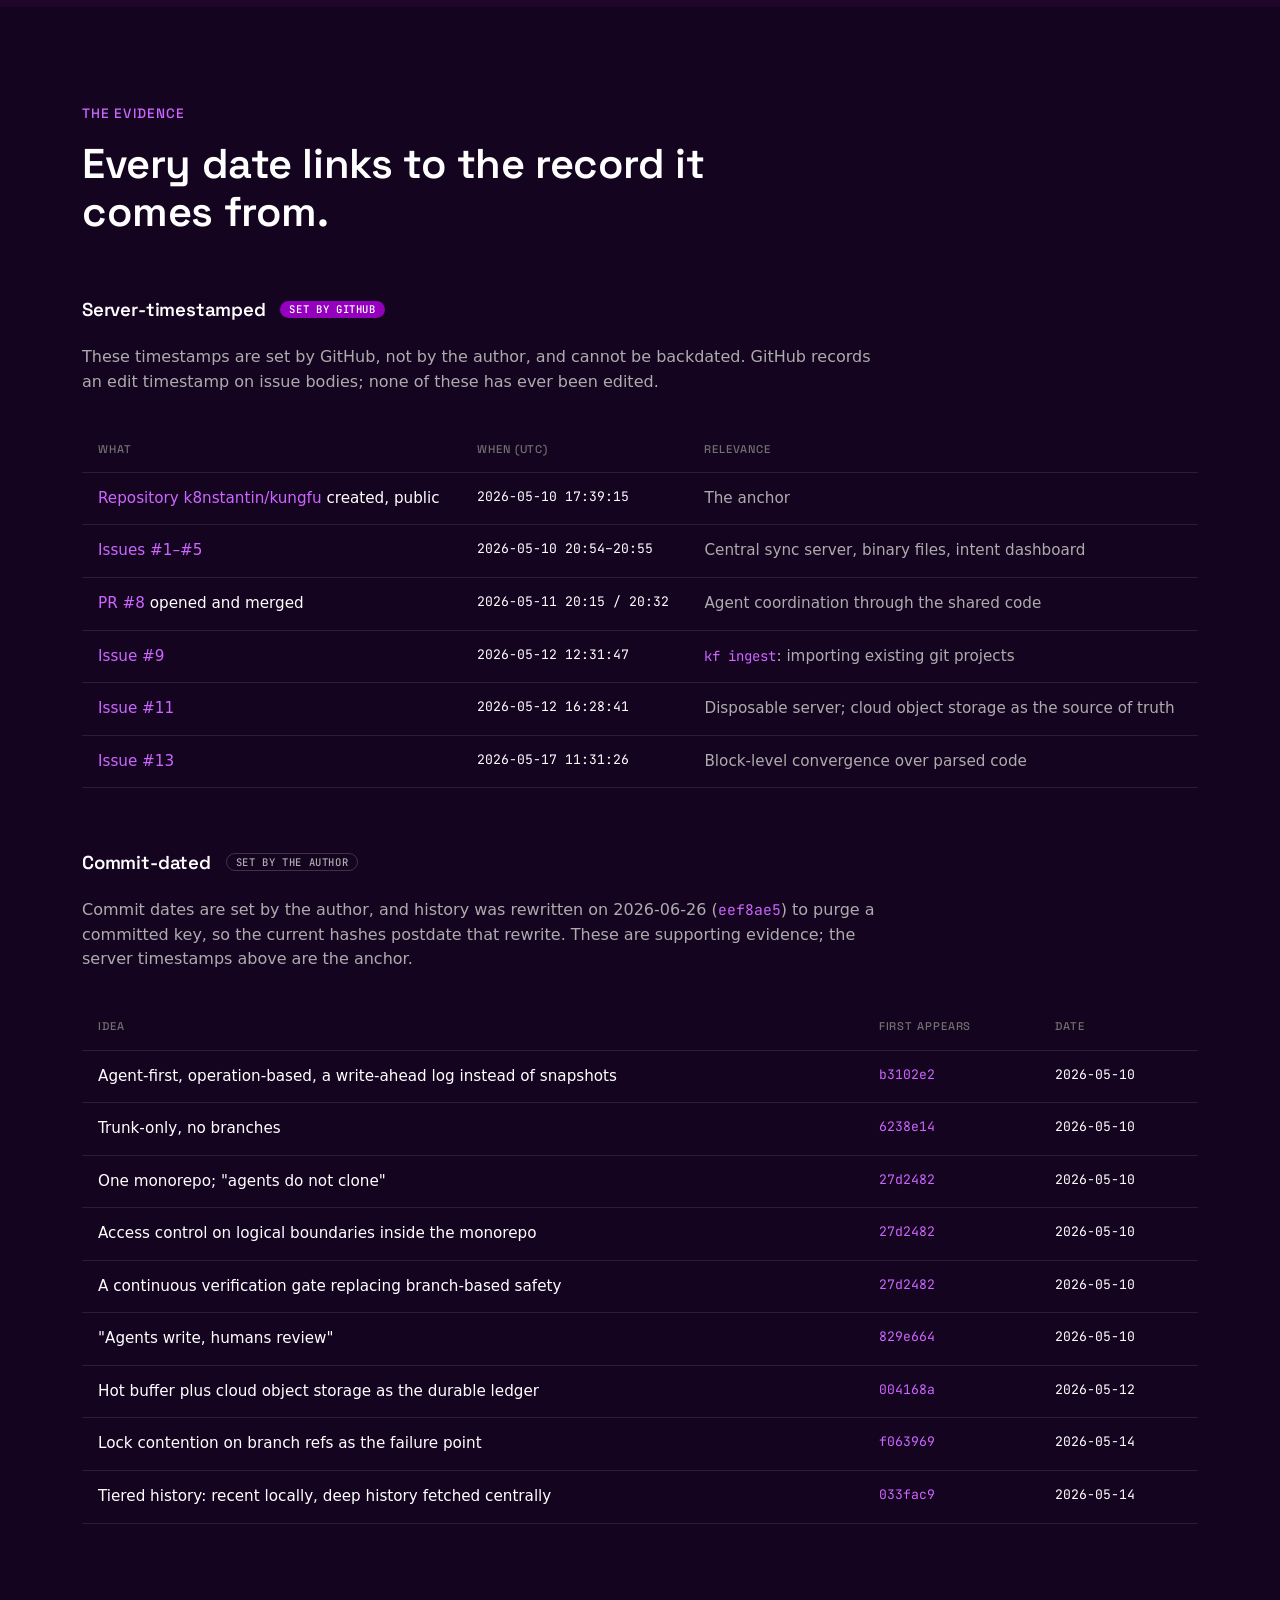
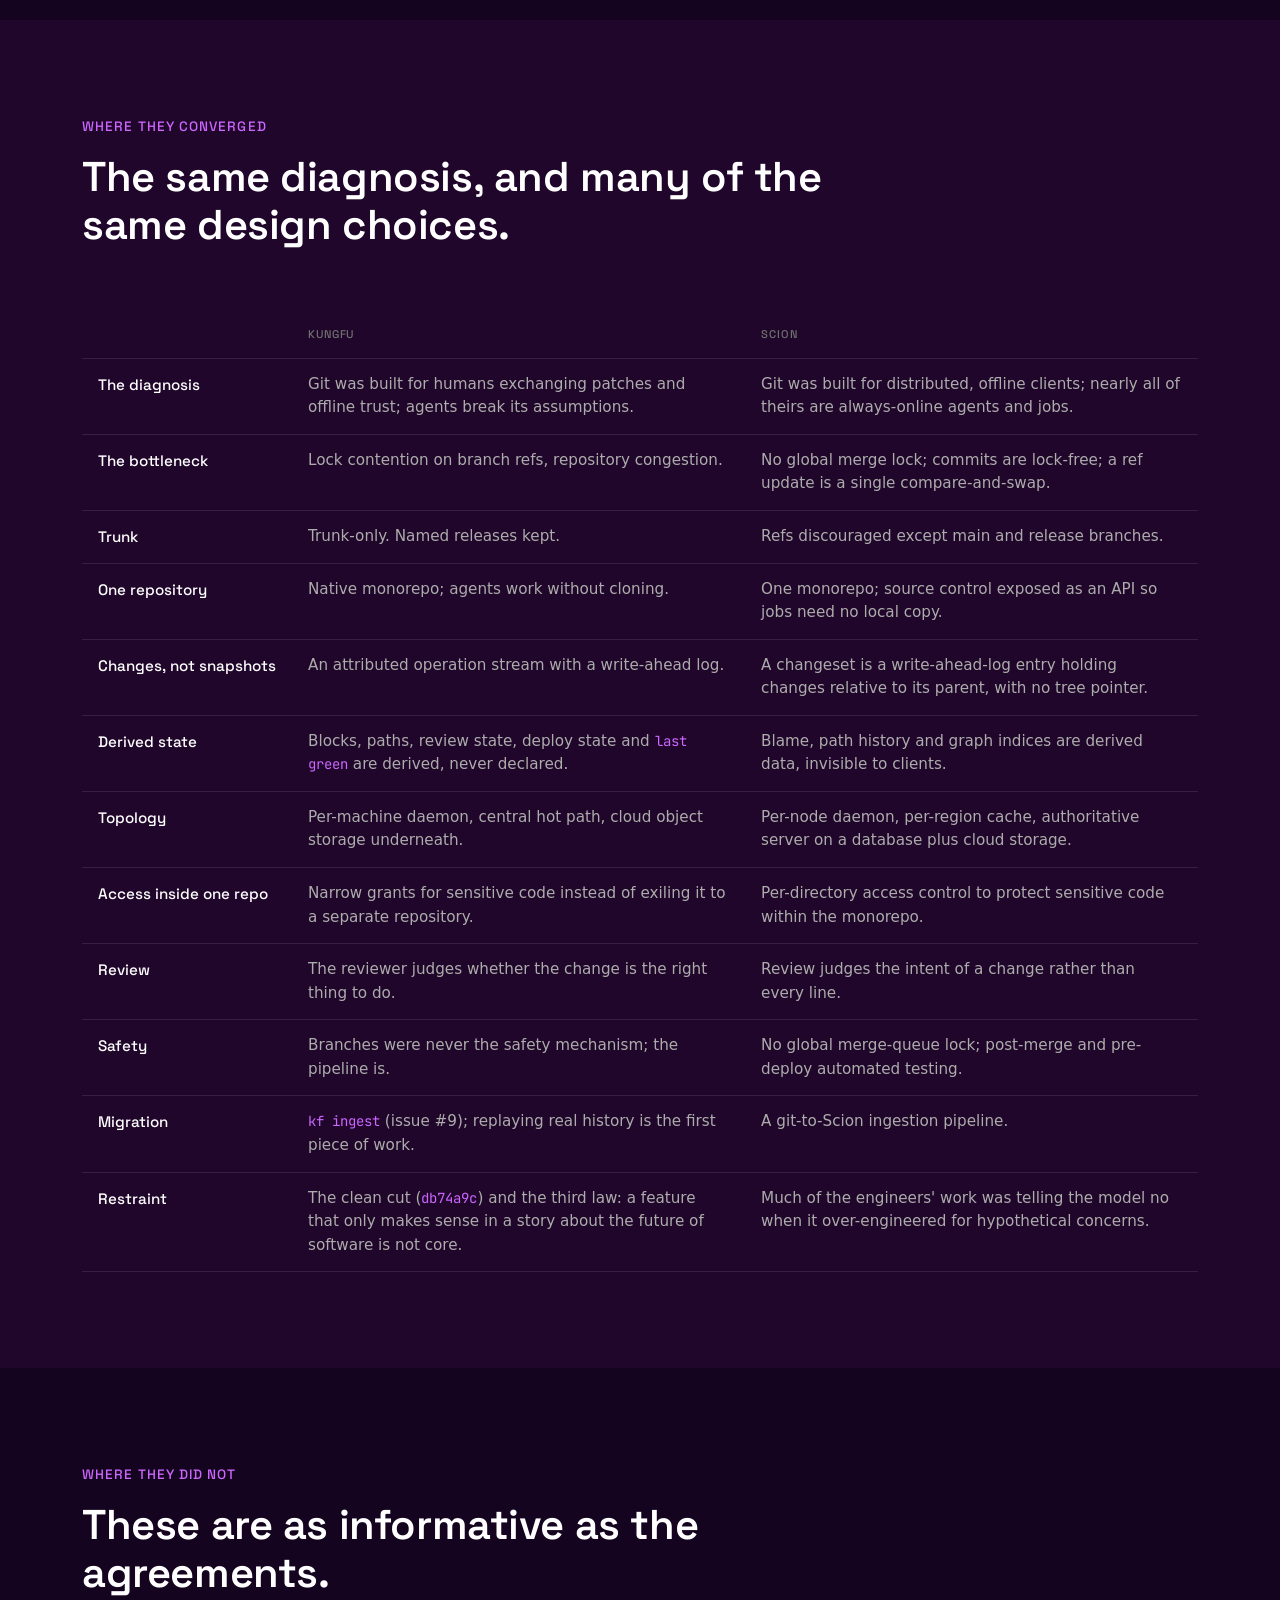
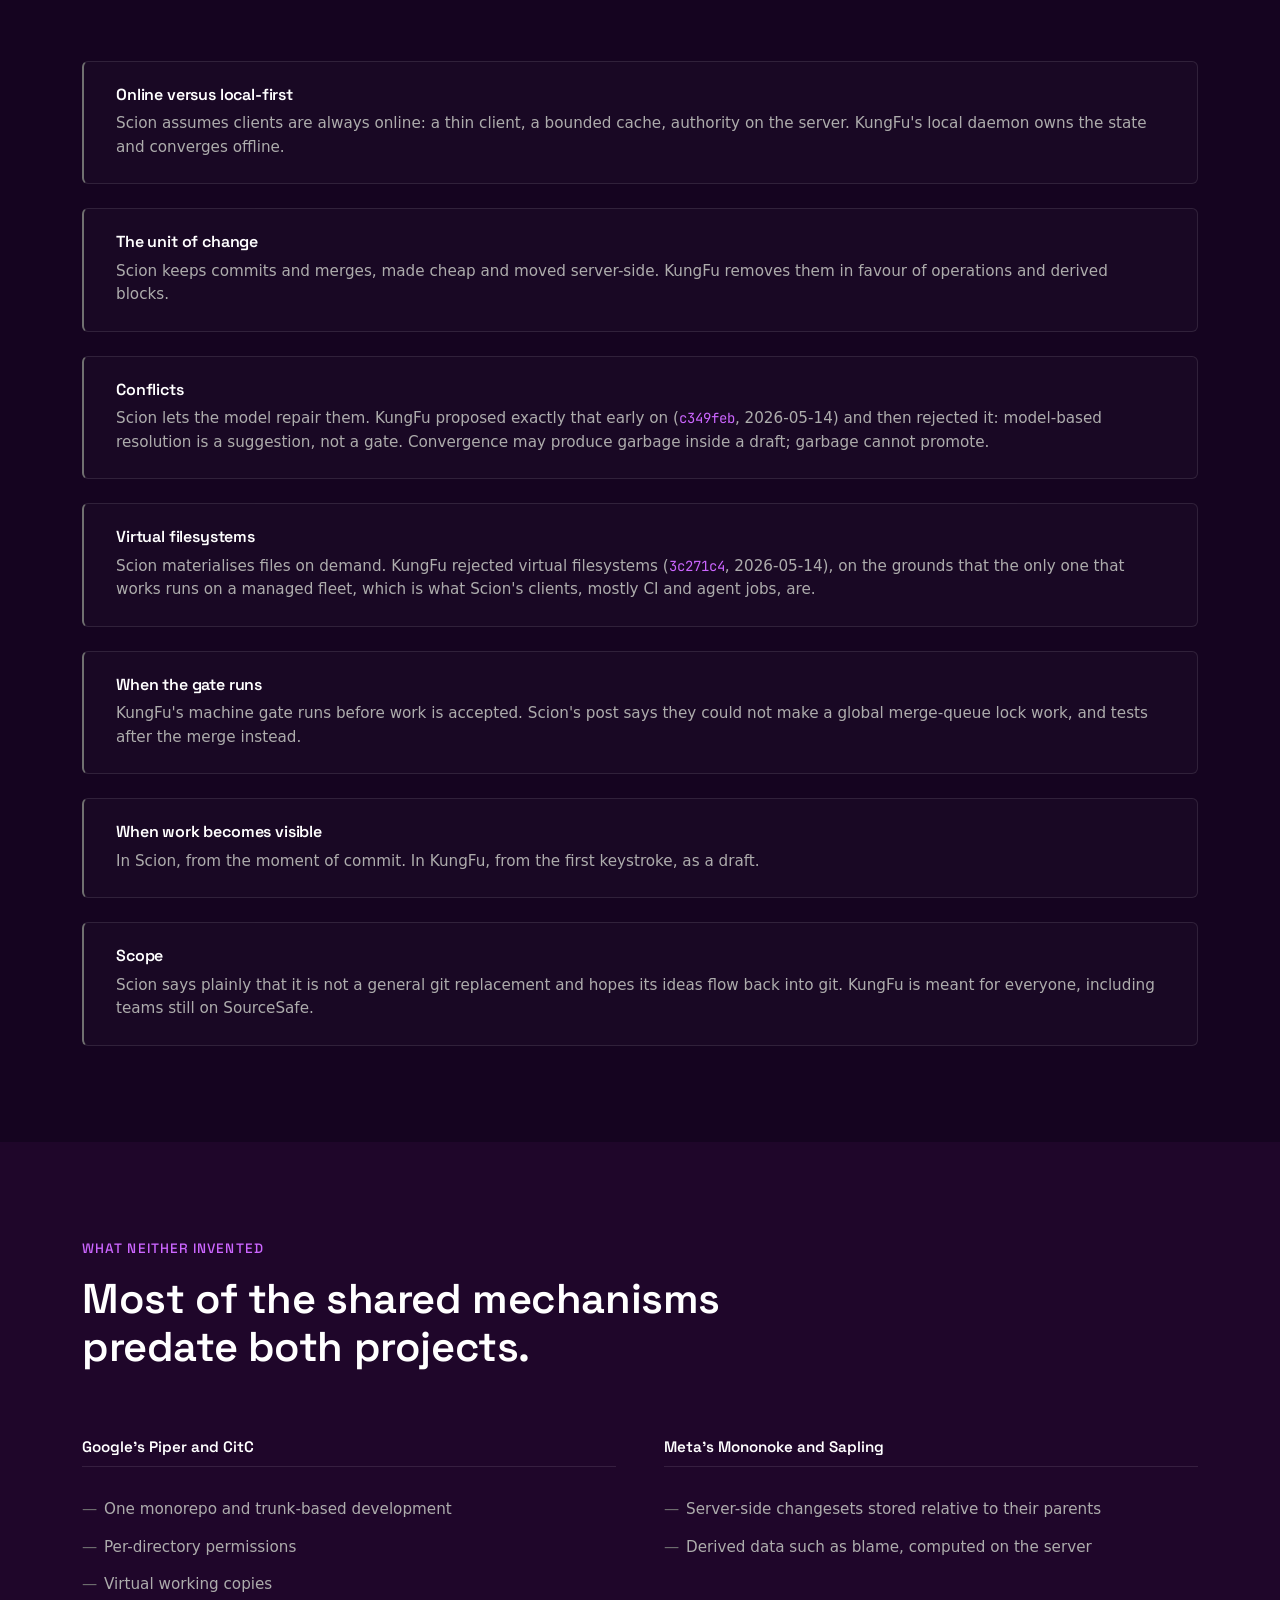
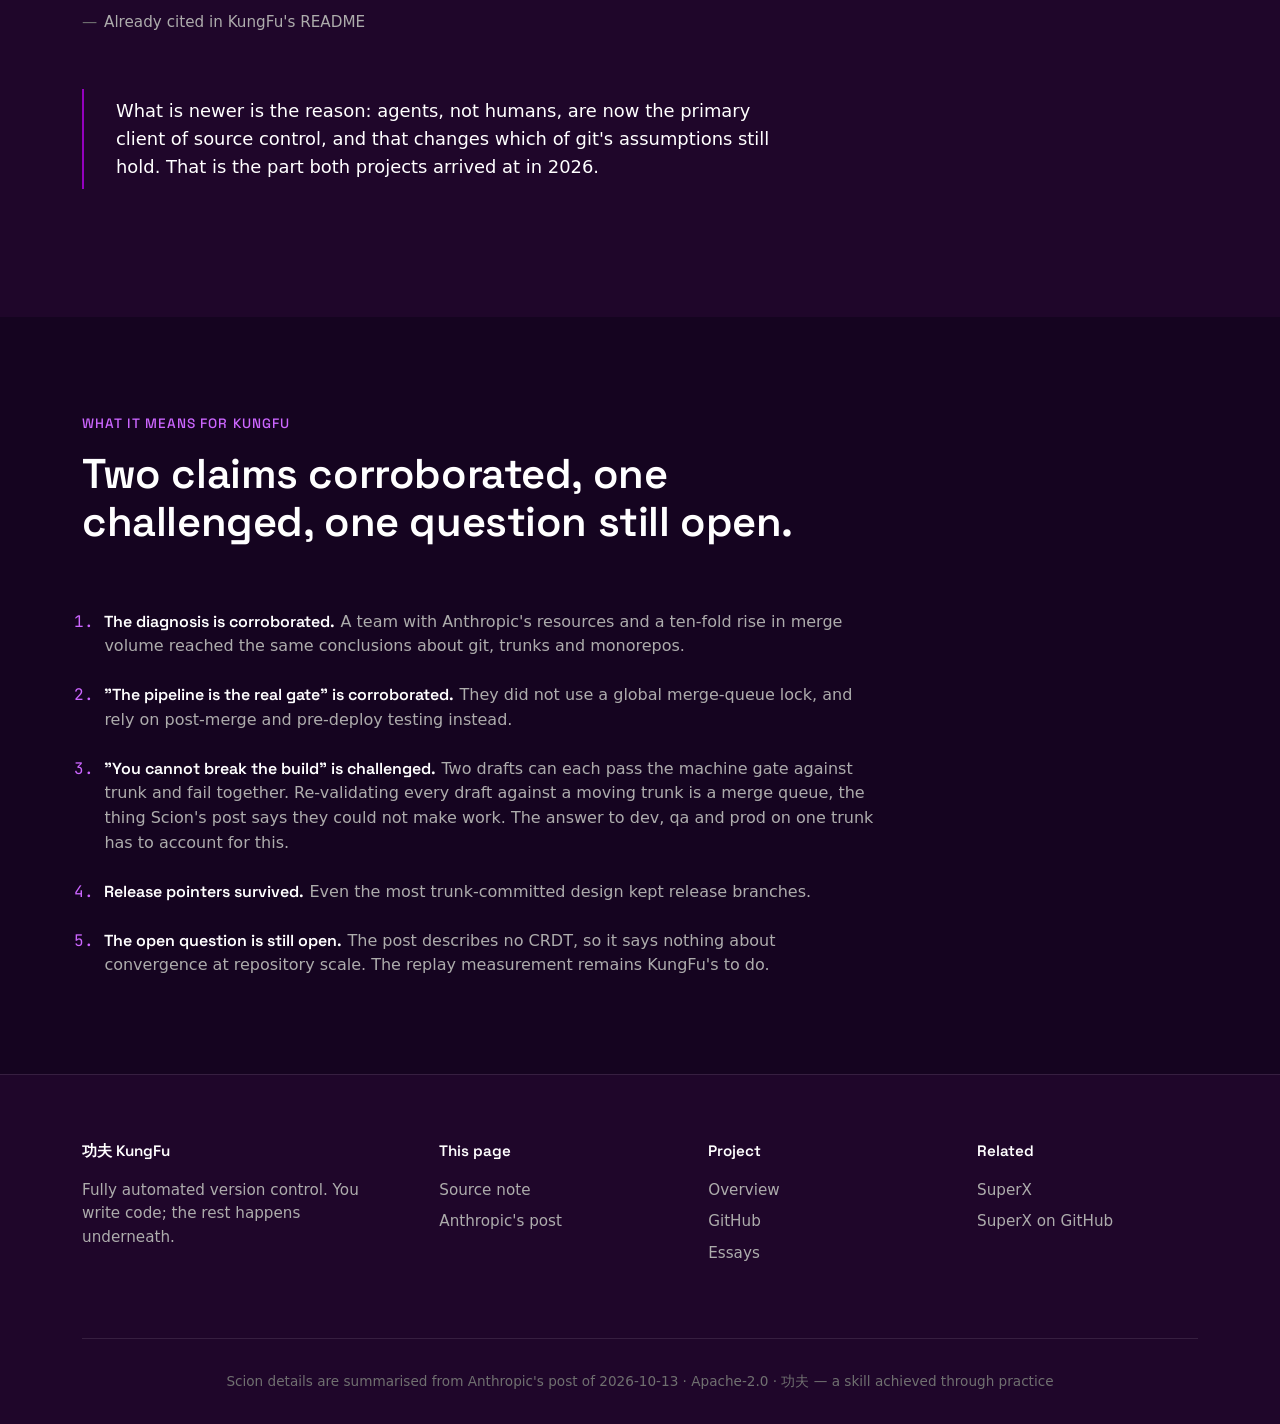
<file: site/convergence-with-scion.html>
<!doctype html>
<html lang="en">
  <head>
    <meta charset="utf-8" />
    <meta name="viewport" content="width=device-width, initial-scale=1" />
    <title>KungFu — convergence with Scion</title>
    <meta name="description" content="A dated record of where KungFu and Anthropic's Scion reached the same conclusions about source control, when each was first public, and where they diverge." />
    <link rel="icon" type="image/svg+xml" href="logo.svg" />
    <link rel="preconnect" href="https://fonts.googleapis.com" />
    <link rel="preconnect" href="https://fonts.gstatic.com" crossorigin />
    <link href="https://fonts.googleapis.com/css2?family=Space+Grotesk:wght@400;500;600;700&family=JetBrains+Mono:wght@400;500;600&display=swap" rel="stylesheet" />
    <link rel="stylesheet" href="style.css" />
  </head>
  <body>
    <header class="site-header">
      <div class="container header__inner">
        <a class="wordmark" href="index.html"><img src="logo.svg" alt="" width="26" height="26" style="border-radius:6px;vertical-align:middle;margin-right:9px" /><span class="wordmark__text">kungfu</span></a>
        <nav class="site-nav">
          <a href="index.html">Overview</a>
          <a href="#claim">The claim</a>
          <a href="#evidence">Evidence</a>
          <a href="#converged">Comparison</a>
          <a class="ghost" href="https://github.com/k8nstantin/kungfu">GitHub</a>
        </nav>
      </div>
    </header>

    <section class="hero hero--page" id="top">
      <div class="container">
        <p class="eyebrow">功夫 · Dated record · 2026-10-14</p>
        <h1 class="hero__title">Convergence: KungFu and <span class="grad">Scion</span></h1>
        <p class="hero__subtitle">
          On 2026-10-13 Anthropic published
          <a href="https://www.anthropic.com/engineering/redesigning-source-control">Redesigning source control at Anthropic</a>,
          describing Scion, the system that replaced git for their monorepo.
          Much of its diagnosis, and several of its design choices, match what
          this project has said publicly since 2026-05-10. This page records
          where the two converged, the evidence for when, and what is not
          being claimed.
        </p>
      </div>
    </section>

    <section class="block" id="claim">
      <div class="container">
        <div class="block__head">
          <p class="kicker">The claim, stated precisely</p>
          <h2>KungFu reached the same diagnosis independently and published it <span class="grad">five months earlier</span>.</h2>
        </div>

        <div class="timeline" role="img" aria-label="Timeline for 2026. KungFu public on GitHub from May 10. Scion's post published October 13. The earlier internal work Scion's post describes, back to January, is Anthropic's own account and cannot be checked from outside. 156 days between the two public dates.">
          <div class="timeline__lanes">
            <div class="timeline__lane">
              <span class="timeline__name">KungFu</span>
              <div class="timeline__track">
                <div class="timeline__seg timeline__seg--public" style="left:42.6%;right:0"></div>
                <div class="timeline__pin" style="left:42.6%"></div>
                <span class="timeline__label" style="left:42.6%">May 10 · public</span>
              </div>
            </div>
            <div class="timeline__lane">
              <span class="timeline__name">Scion</span>
              <div class="timeline__track">
                <div class="timeline__seg timeline__seg--claimed" style="left:0;width:94.1%"></div>
                <div class="timeline__pin" style="left:94.1%"></div>
                <span class="timeline__label timeline__label--end" style="left:calc(94.1% + 7px)">Oct 13 · public</span>
              </div>
            </div>
          </div>
          <div class="timeline__gap-row" aria-hidden="true">
            <div class="timeline__gap" style="left:42.6%;width:51.5%"></div>
            <span class="timeline__gap-label" style="left:68.35%">156 days</span>
          </div>
          <div class="timeline__axis" aria-hidden="true">
            <span style="left:0">Jan</span>
            <span class="minor" style="left:10.2%">Feb</span>
            <span style="left:19.5%">Mar</span>
            <span class="minor" style="left:29.7%">Apr</span>
            <span style="left:39.6%">May</span>
            <span class="minor" style="left:49.8%">Jun</span>
            <span style="left:59.7%">Jul</span>
            <span class="minor" style="left:70%">Aug</span>
            <span style="left:80.2%">Sep</span>
            <span class="minor" style="left:90.1%">Oct</span>
          </div>
          <div class="timeline__legend">
            <span><i class="timeline__swatch timeline__seg--public"></i>Public, with a date anyone can check</span>
            <span><i class="timeline__swatch timeline__seg--claimed"></i>Internal work described in Scion's post; cannot be checked from outside</span>
          </div>
        </div>

        <p class="shot__lead">The two dates are not the same kind of evidence.</p>
        <div class="table-scroll">
          <table class="grid-table grid-table--evidence">
            <thead><tr><th></th><th>First public</th><th>Verifiable by</th></tr></thead>
            <tbody>
              <tr><td>KungFu</td><td class="mono">2026-05-10</td><td>GitHub's server timestamps, available to anyone</td></tr>
              <tr><td>Scion</td><td class="mono">2026-10-13</td><td>The article's publication date</td></tr>
            </tbody>
          </table>
        </div>
        <div class="two-col" style="margin-top:var(--space-xl)">
          <p>
            Scion's article describes internal work before that: a chart
            beginning in January 2026 and an ingestion prototype written
            "earlier in the year." That is Anthropic's own account of private
            work, and it cannot be checked from outside. <strong>This page
            makes no claim about when Scion began internally.</strong>
          </p>
          <p>
            It claims only what the public record shows: KungFu was public
            first, by five months, and could not have drawn on Scion, which
            was not public. That is the more useful fact anyway. A system
            built and run at Anthropic's scale arriving at the same
            conclusions is <strong>evidence the conclusions are right.</strong>
          </p>
        </div>
      </div>
    </section>

    <section class="block alt" id="evidence">
      <div class="container">
        <div class="block__head">
          <p class="kicker">The evidence</p>
          <h2>Every date links to the record it comes from.</h2>
        </div>

        <h3>Server-timestamped <span class="kind kind--server">set by GitHub</span></h3>
        <p class="shot__lead">
          These timestamps are set by GitHub, not by the author, and cannot be
          backdated. GitHub records an edit timestamp on issue bodies; none of
          these has ever been edited.
        </p>
        <div class="table-scroll">
          <table class="grid-table grid-table--evidence grid-table--wide">
            <thead><tr><th>What</th><th>When (UTC)</th><th>Relevance</th></tr></thead>
            <tbody>
              <tr><td><a href="https://github.com/k8nstantin/kungfu">Repository k8nstantin/kungfu</a> created, public</td><td class="mono">2026-05-10 17:39:15</td><td>The anchor</td></tr>
              <tr><td><a href="https://github.com/k8nstantin/kungfu/issues?q=is%3Aissue+created%3A2026-05-10">Issues #1–#5</a></td><td class="mono">2026-05-10 20:54–20:55</td><td>Central sync server, binary files, intent dashboard</td></tr>
              <tr><td><a href="https://github.com/k8nstantin/kungfu/pull/8">PR #8</a> opened and merged</td><td class="mono">2026-05-11 20:15 / 20:32</td><td>Agent coordination through the shared code</td></tr>
              <tr><td><a href="https://github.com/k8nstantin/kungfu/issues/9">Issue #9</a></td><td class="mono">2026-05-12 12:31:47</td><td><code>kf ingest</code>: importing existing git projects</td></tr>
              <tr><td><a href="https://github.com/k8nstantin/kungfu/issues/11">Issue #11</a></td><td class="mono">2026-05-12 16:28:41</td><td>Disposable server; cloud object storage as the source of truth</td></tr>
              <tr><td><a href="https://github.com/k8nstantin/kungfu/issues/13">Issue #13</a></td><td class="mono">2026-05-17 11:31:26</td><td>Block-level convergence over parsed code</td></tr>
            </tbody>
          </table>
        </div>

        <h3 style="margin-top:var(--space-2xl)">Commit-dated <span class="kind kind--author">set by the author</span></h3>
        <p class="shot__lead">
          Commit dates are set by the author, and history was rewritten on
          2026-06-26 (<a href="https://github.com/k8nstantin/kungfu/commit/eef8ae5"><code>eef8ae5</code></a>)
          to purge a committed key, so the current hashes postdate that
          rewrite. These are supporting evidence; the server timestamps above
          are the anchor.
        </p>
        <div class="table-scroll">
          <table class="grid-table grid-table--evidence grid-table--wide">
            <thead><tr><th>Idea</th><th>First appears</th><th>Date</th></tr></thead>
            <tbody>
              <tr><td>Agent-first, operation-based, a write-ahead log instead of snapshots</td><td class="mono"><a href="https://github.com/k8nstantin/kungfu/commit/b3102e2">b3102e2</a></td><td class="mono">2026-05-10</td></tr>
              <tr><td>Trunk-only, no branches</td><td class="mono"><a href="https://github.com/k8nstantin/kungfu/commit/6238e14">6238e14</a></td><td class="mono">2026-05-10</td></tr>
              <tr><td>One monorepo; "agents do not clone"</td><td class="mono"><a href="https://github.com/k8nstantin/kungfu/commit/27d2482">27d2482</a></td><td class="mono">2026-05-10</td></tr>
              <tr><td>Access control on logical boundaries inside the monorepo</td><td class="mono"><a href="https://github.com/k8nstantin/kungfu/commit/27d2482">27d2482</a></td><td class="mono">2026-05-10</td></tr>
              <tr><td>A continuous verification gate replacing branch-based safety</td><td class="mono"><a href="https://github.com/k8nstantin/kungfu/commit/27d2482">27d2482</a></td><td class="mono">2026-05-10</td></tr>
              <tr><td>"Agents write, humans review"</td><td class="mono"><a href="https://github.com/k8nstantin/kungfu/commit/829e664">829e664</a></td><td class="mono">2026-05-10</td></tr>
              <tr><td>Hot buffer plus cloud object storage as the durable ledger</td><td class="mono"><a href="https://github.com/k8nstantin/kungfu/commit/004168a">004168a</a></td><td class="mono">2026-05-12</td></tr>
              <tr><td>Lock contention on branch refs as the failure point</td><td class="mono"><a href="https://github.com/k8nstantin/kungfu/commit/f063969">f063969</a></td><td class="mono">2026-05-14</td></tr>
              <tr><td>Tiered history: recent locally, deep history fetched centrally</td><td class="mono"><a href="https://github.com/k8nstantin/kungfu/commit/033fac9">033fac9</a></td><td class="mono">2026-05-14</td></tr>
            </tbody>
          </table>
        </div>
      </div>
    </section>

    <section class="block" id="converged">
      <div class="container">
        <div class="block__head">
          <p class="kicker">Where they converged</p>
          <h2>The same diagnosis, and many of the same design choices.</h2>
        </div>
        <div class="table-scroll">
          <table class="grid-table grid-table--compare">
            <thead><tr><th></th><th>KungFu</th><th>Scion</th></tr></thead>
            <tbody>
              <tr><td>The diagnosis</td><td>Git was built for humans exchanging patches and offline trust; agents break its assumptions.</td><td>Git was built for distributed, offline clients; nearly all of theirs are always-online agents and jobs.</td></tr>
              <tr><td>The bottleneck</td><td>Lock contention on branch refs, repository congestion.</td><td>No global merge lock; commits are lock-free; a ref update is a single compare-and-swap.</td></tr>
              <tr><td>Trunk</td><td>Trunk-only. Named releases kept.</td><td>Refs discouraged except main and release branches.</td></tr>
              <tr><td>One repository</td><td>Native monorepo; agents work without cloning.</td><td>One monorepo; source control exposed as an API so jobs need no local copy.</td></tr>
              <tr><td>Changes, not snapshots</td><td>An attributed operation stream with a write-ahead log.</td><td>A changeset is a write-ahead-log entry holding changes relative to its parent, with no tree pointer.</td></tr>
              <tr><td>Derived state</td><td>Blocks, paths, review state, deploy state and <code>last green</code> are derived, never declared.</td><td>Blame, path history and graph indices are derived data, invisible to clients.</td></tr>
              <tr><td>Topology</td><td>Per-machine daemon, central hot path, cloud object storage underneath.</td><td>Per-node daemon, per-region cache, authoritative server on a database plus cloud storage.</td></tr>
              <tr><td>Access inside one repo</td><td>Narrow grants for sensitive code instead of exiling it to a separate repository.</td><td>Per-directory access control to protect sensitive code within the monorepo.</td></tr>
              <tr><td>Review</td><td>The reviewer judges whether the change is the right thing to do.</td><td>Review judges the intent of a change rather than every line.</td></tr>
              <tr><td>Safety</td><td>Branches were never the safety mechanism; the pipeline is.</td><td>No global merge-queue lock; post-merge and pre-deploy automated testing.</td></tr>
              <tr><td>Migration</td><td><code>kf ingest</code> (issue #9); replaying real history is the first piece of work.</td><td>A git-to-Scion ingestion pipeline.</td></tr>
              <tr><td>Restraint</td><td>The clean cut (<a href="https://github.com/k8nstantin/kungfu/commit/db74a9c"><code>db74a9c</code></a>) and the third law: a feature that only makes sense in a story about the future of software is not core.</td><td>Much of the engineers' work was telling the model no when it over-engineered for hypothetical concerns.</td></tr>
            </tbody>
          </table>
        </div>
      </div>
    </section>

    <section class="block alt" id="diverged">
      <div class="container">
        <div class="block__head">
          <p class="kicker">Where they did not</p>
          <h2>These are as informative as the agreements.</h2>
        </div>
        <div class="limits">
          <div class="limit">
            <h3>Online versus local-first</h3>
            <p>Scion assumes clients are always online: a thin client, a bounded cache, authority on the server. KungFu's local daemon owns the state and converges offline.</p>
          </div>
          <div class="limit">
            <h3>The unit of change</h3>
            <p>Scion keeps commits and merges, made cheap and moved server-side. KungFu removes them in favour of operations and derived blocks.</p>
          </div>
          <div class="limit">
            <h3>Conflicts</h3>
            <p>Scion lets the model repair them. KungFu proposed exactly that early on (<a href="https://github.com/k8nstantin/kungfu/commit/c349feb"><code>c349feb</code></a>, 2026-05-14) and then rejected it: model-based resolution is a suggestion, not a gate. Convergence may produce garbage inside a draft; garbage cannot promote.</p>
          </div>
          <div class="limit">
            <h3>Virtual filesystems</h3>
            <p>Scion materialises files on demand. KungFu rejected virtual filesystems (<a href="https://github.com/k8nstantin/kungfu/commit/3c271c4"><code>3c271c4</code></a>, 2026-05-14), on the grounds that the only one that works runs on a managed fleet, which is what Scion's clients, mostly CI and agent jobs, are.</p>
          </div>
          <div class="limit">
            <h3>When the gate runs</h3>
            <p>KungFu's machine gate runs before work is accepted. Scion's post says they could not make a global merge-queue lock work, and tests after the merge instead.</p>
          </div>
          <div class="limit">
            <h3>When work becomes visible</h3>
            <p>In Scion, from the moment of commit. In KungFu, from the first keystroke, as a draft.</p>
          </div>
          <div class="limit">
            <h3>Scope</h3>
            <p>Scion says plainly that it is not a general git replacement and hopes its ideas flow back into git. KungFu is meant for everyone, including teams still on SourceSafe.</p>
          </div>
        </div>
      </div>
    </section>

    <section class="block" id="neither">
      <div class="container">
        <div class="block__head">
          <p class="kicker">What neither invented</p>
          <h2>Most of the shared mechanisms predate both projects.</h2>
        </div>
        <div class="ledger-pair">
          <div>
            <p class="ledger__head">Google's Piper and CitC</p>
            <div class="ledger">
              <ul>
                <li>One monorepo and trunk-based development</li>
                <li>Per-directory permissions</li>
                <li>Virtual working copies</li>
                <li>Already cited in KungFu's README</li>
              </ul>
            </div>
          </div>
          <div>
            <p class="ledger__head">Meta's Mononoke and Sapling</p>
            <div class="ledger">
              <ul>
                <li>Server-side changesets stored relative to their parents</li>
                <li>Derived data such as blame, computed on the server</li>
              </ul>
            </div>
          </div>
        </div>
        <div class="quote" style="margin-top:var(--space-xl)">
          <p>What is newer is the reason: agents, not humans, are now the primary client of source control, and that changes which of git's assumptions still hold. That is the part both projects arrived at in 2026.</p>
        </div>
      </div>
    </section>

    <section class="block alt" id="means">
      <div class="container">
        <div class="block__head">
          <p class="kicker">What it means for KungFu</p>
          <h2>Two claims corroborated, one challenged, one question still open.</h2>
        </div>
        <ol class="implications">
          <li><strong>The diagnosis is corroborated.</strong> A team with Anthropic's resources and a ten-fold rise in merge volume reached the same conclusions about git, trunks and monorepos.</li>
          <li><strong>"The pipeline is the real gate" is corroborated.</strong> They did not use a global merge-queue lock, and rely on post-merge and pre-deploy testing instead.</li>
          <li><strong>"You cannot break the build" is challenged.</strong> Two drafts can each pass the machine gate against trunk and fail together. Re-validating every draft against a moving trunk is a merge queue, the thing Scion's post says they could not make work. The answer to dev, qa and prod on one trunk has to account for this.</li>
          <li><strong>Release pointers survived.</strong> Even the most trunk-committed design kept release branches.</li>
          <li><strong>The open question is still open.</strong> The post describes no CRDT, so it says nothing about convergence at repository scale. The replay measurement remains KungFu's to do.</li>
        </ol>
      </div>
    </section>

    <footer class="site-footer">
      <div class="container">
        <div class="footer__cols">
          <div>
            <p class="footer__head">功夫 KungFu</p>
            <p class="footer__tag">Fully automated version control. You write code; the rest happens underneath.</p>
          </div>
          <div>
            <p class="footer__head">This page</p>
            <a href="https://github.com/k8nstantin/kungfu/blob/main/essays/CONVERGENCE_WITH_SCION.md">Source note</a>
            <a href="https://www.anthropic.com/engineering/redesigning-source-control">Anthropic's post</a>
          </div>
          <div>
            <p class="footer__head">Project</p>
            <a href="index.html">Overview</a>
            <a href="https://github.com/k8nstantin/kungfu">GitHub</a>
            <a href="https://github.com/k8nstantin/kungfu/tree/main/essays">Essays</a>
          </div>
          <div>
            <p class="footer__head">Related</p>
            <a href="https://k8nstantin.github.io/superx/">SuperX</a>
            <a href="https://github.com/k8nstantin/superx">SuperX on GitHub</a>
          </div>
        </div>
        <p class="footer__legal">Scion details are summarised from Anthropic's post of 2026-10-13 · Apache-2.0 · 功夫 — a skill achieved through practice</p>
      </div>
    </footer>
  </body>
</html>
</file>
<file: site/style.css>
/* swindex — site stylesheet
 * Visual tokens adopted from the same palette/typography as villagesql.com
 * (per project direction). Layout authored fresh.
 */

/* -------------------------------------------------------------------------
 * Design tokens
 * ------------------------------------------------------------------------- */
:root {
  --pelican-purple: #9500BF;
  --dark-purple:    #630080;
  --bright-purple:  #B500BA;
  --medium-purple:  #9933CC;
  --light-purple:   #CC66FF;
  --midnight:       #1F062A;
  --white:          #FFFFFF;
  --gray-1:         #293636;
  --gray-2:         #707070;
  --gray-3:         #ADACAC;
  --gray-4:         #EAEAEA;

  --bg:             #1F062A;
  --bg-alt:         #150420;
  --bg-panel:       #293636;
  --bg-code:        #1F062A;
  --text:           #FFFFFF;
  --text-dim:       #ADACAC;
  --text-faint:     #707070;
  --accent:         #9500BF;
  --accent-bright:  #CC66FF;
  --border:         rgba(255, 255, 255, 0.10);
  --border-strong:  rgba(255, 255, 255, 0.18);

  --space-xs:  8px;
  --space-sm:  16px;
  --space-md:  24px;
  --space-lg:  32px;
  --space-xl:  48px;
  --space-2xl: 64px;
  --space-3xl: 96px;
  --space-4xl: 128px;

  --font-heading: 'Space Grotesk', system-ui, -apple-system, Segoe UI, sans-serif;
  --font-body:    system-ui, -apple-system, Segoe UI, Arial, sans-serif;
  --font-code:    'JetBrains Mono', 'Fira Code', ui-monospace, SFMono-Regular, Menlo, monospace;

  --radius-sm: 6px;
  --radius:    10px;
  --radius-lg: 18px;
}

/* -------------------------------------------------------------------------
 * Base
 * ------------------------------------------------------------------------- */
*, *::before, *::after { box-sizing: border-box; }

html { -webkit-text-size-adjust: 100%; scroll-behavior: smooth; }

body {
  margin: 0;
  font-family: var(--font-body);
  color: var(--text);
  background: var(--bg);
  line-height: 1.55;
  -webkit-font-smoothing: antialiased;
  -moz-osx-font-smoothing: grayscale;
}

img, svg { display: block; max-width: 100%; }

a { color: var(--accent-bright); text-decoration: none; }
a:hover { color: var(--white); }

h1, h2, h3, h4 {
  font-family: var(--font-heading);
  font-weight: 600;
  letter-spacing: -0.01em;
  line-height: 1.15;
  margin: 0 0 var(--space-md);
}

p { margin: 0 0 var(--space-md); }

code, pre {
  font-family: var(--font-code);
  font-size: 0.92em;
}

::selection { background: var(--accent); color: var(--white); }

.container {
  width: 100%;
  max-width: 1180px;
  margin: 0 auto;
  padding: 0 var(--space-lg);
}

/* -------------------------------------------------------------------------
 * Header
 * ------------------------------------------------------------------------- */
.site-header {
  position: sticky; top: 0; z-index: 50;
  background: rgba(31, 6, 42, 0.85);
  backdrop-filter: saturate(160%) blur(10px);
  border-bottom: 1px solid var(--border);
}
.header__inner {
  display: flex; align-items: center; justify-content: space-between;
  padding-top: var(--space-md); padding-bottom: var(--space-md);
}
.site-nav {
  display: flex; gap: var(--space-lg); align-items: center;
  font-family: var(--font-heading);
  font-weight: 500;
  font-size: 0.95rem;
}
.site-nav a {
  color: var(--text-dim);
  transition: color .15s ease;
}
.site-nav a:hover { color: var(--white); }
.site-nav a.ghost {
  color: var(--white);
  border: 1px solid var(--border-strong);
  padding: 8px 14px;
  border-radius: var(--radius);
}
.site-nav a.ghost:hover { border-color: var(--accent-bright); color: var(--accent-bright); }

/* Wordmark */
.wordmark {
  display: inline-flex; align-items: center; gap: 10px;
  font-family: var(--font-heading);
  font-weight: 700;
  font-size: 1.35rem;
  color: var(--white);
  letter-spacing: -0.02em;
}
.wordmark__glyph {
  width: 28px; height: 28px;
  stroke: var(--accent-bright);
  stroke-width: 1.5;
  fill: var(--midnight);
}
.wordmark__glyph circle { fill: var(--midnight); stroke: var(--accent-bright); }
.wordmark__glyph circle.hub { fill: var(--accent); stroke: var(--accent-bright); }
.wordmark__glyph line { stroke: var(--accent-bright); opacity: 0.6; }

/* -------------------------------------------------------------------------
 * Buttons
 * ------------------------------------------------------------------------- */
.button-group { display: flex; gap: var(--space-sm); flex-wrap: wrap; }

.btn {
  display: inline-flex; align-items: center; gap: 10px;
  padding: 14px 22px;
  border-radius: var(--radius);
  font-family: var(--font-heading);
  font-weight: 600;
  font-size: 1rem;
  letter-spacing: 0.01em;
  border: 1px solid transparent;
  cursor: pointer;
  transition: transform .12s ease, box-shadow .12s ease, background .12s ease, border-color .12s ease, color .12s ease;
}
.btn:hover { transform: translateY(-1px); }
.btn__icon { width: 18px; height: 18px; }

.btn-primary {
  background: var(--accent);
  color: var(--white);
  box-shadow: 0 6px 24px rgba(149, 0, 191, 0.30);
}
.btn-primary:hover {
  background: var(--bright-purple);
  color: var(--white);
  box-shadow: 0 10px 28px rgba(149, 0, 191, 0.45);
}

.btn-secondary {
  background: transparent;
  color: var(--white);
  border-color: var(--border-strong);
}
.btn-secondary:hover {
  border-color: var(--accent-bright);
  color: var(--accent-bright);
}

.btn-discord {
  background: #5865F2;
  color: var(--white);
}
.btn-discord:hover { background: #4752c4; color: var(--white); }

/* -------------------------------------------------------------------------
 * Hero
 * ------------------------------------------------------------------------- */
.hero {
  position: relative;
  padding: var(--space-3xl) 0 var(--space-2xl);
  overflow: hidden;
}
.hero::before {
  content: '';
  position: absolute; inset: 0;
  background:
    radial-gradient(60% 50% at 20% 0%, rgba(149, 0, 191, 0.30), transparent 60%),
    radial-gradient(50% 40% at 100% 30%, rgba(204, 102, 255, 0.18), transparent 60%);
  pointer-events: none;
  z-index: 0;
}
.hero__grid {
  position: relative; z-index: 1;
  display: grid;
  grid-template-columns: 1.05fr 1fr;
  gap: var(--space-2xl);
  align-items: center;
}
.hero__title {
  font-size: clamp(2.2rem, 4.6vw, 3.6rem);
  font-weight: 700;
  margin-bottom: var(--space-md);
}
.hero__subtitle {
  font-size: 1.18rem;
  color: var(--text-dim);
  max-width: 56ch;
  margin-bottom: var(--space-lg);
}

.eyebrow {
  font-family: var(--font-heading);
  font-weight: 500;
  font-size: 0.85rem;
  letter-spacing: 0.08em;
  text-transform: uppercase;
  color: var(--accent-bright);
  margin: 0 0 var(--space-md);
}

.grad {
  background: linear-gradient(90deg, var(--accent), var(--accent-bright));
  -webkit-background-clip: text;
  background-clip: text;
  color: transparent;
  white-space: nowrap;
}

/* Install option cards on the hero right side */
.install-options {
  display: flex; flex-direction: column; gap: var(--space-md);
}
.install-option {
  background: rgba(255, 255, 255, 0.03);
  border: 1px solid var(--border);
  border-radius: var(--radius-lg);
  padding: var(--space-md);
}
.install-option__head {
  display: flex; align-items: center; gap: 10px;
  font-family: var(--font-heading);
  font-weight: 600;
  color: var(--white);
  margin-bottom: var(--space-sm);
  font-size: 0.95rem;
}
.install-option__head .icon { width: 18px; height: 18px; color: var(--accent-bright); }

.terminal {
  background: var(--bg-code);
  border: 1px solid var(--border);
  border-radius: var(--radius);
  overflow: hidden;
}
.terminal__chrome {
  display: flex; align-items: center; gap: 6px;
  padding: 8px 12px;
  border-bottom: 1px solid var(--border);
  background: rgba(0, 0, 0, 0.2);
}
.dot { width: 11px; height: 11px; border-radius: 50%; display: inline-block; }
.dot--r { background: #ff5f56; }
.dot--y { background: #ffbd2e; }
.dot--g { background: #27c93f; }

.terminal__body {
  display: flex; align-items: flex-start; justify-content: space-between;
  padding: var(--space-sm) var(--space-md);
  gap: var(--space-sm);
}
.terminal__body code {
  color: #e0eaea;
  white-space: pre-wrap;
  word-break: break-word;
  flex: 1;
}
.copy-btn {
  background: transparent;
  border: 1px solid var(--border);
  color: var(--text-dim);
  width: 32px; height: 32px;
  border-radius: var(--radius-sm);
  display: inline-flex; align-items: center; justify-content: center;
  cursor: pointer;
  flex-shrink: 0;
  transition: color .12s ease, border-color .12s ease;
}
.copy-btn:hover { color: var(--white); border-color: var(--accent-bright); }
.copy-btn .icon { width: 14px; height: 14px; }
.copy-btn--copied { color: #27c93f; border-color: #27c93f; }

/* -------------------------------------------------------------------------
 * Block sections
 * ------------------------------------------------------------------------- */
.block {
  padding: var(--space-3xl) 0;
}
.block.alt { background: var(--bg-alt); }
.block__head { margin-bottom: var(--space-2xl); max-width: 760px; }
.block__head h2 {
  font-size: clamp(1.8rem, 3.4vw, 2.6rem);
}
.kicker {
  font-family: var(--font-heading);
  font-weight: 500;
  font-size: 0.85rem;
  letter-spacing: 0.08em;
  text-transform: uppercase;
  color: var(--accent-bright);
  margin: 0 0 var(--space-sm);
}

.two-col {
  display: grid;
  grid-template-columns: 1fr 1fr;
  gap: var(--space-2xl);
}
.two-col p { color: var(--text-dim); }
.two-col strong { color: var(--white); }

/* -------------------------------------------------------------------------
 * "Four layers" cards
 * ------------------------------------------------------------------------- */
.layers {
  display: grid;
  grid-template-columns: repeat(auto-fit, minmax(240px, 1fr));
  gap: var(--space-md);
}
.layer {
  background: rgba(255, 255, 255, 0.04);
  border: 1px solid var(--border);
  border-radius: var(--radius-lg);
  padding: var(--space-lg);
  position: relative;
  transition: border-color .15s ease, transform .15s ease;
}
.layer:hover { border-color: var(--accent-bright); transform: translateY(-2px); }
.layer__id {
  position: absolute; top: var(--space-sm); right: var(--space-md);
  font-family: var(--font-code);
  color: var(--accent-bright);
  font-size: 1.5rem;
  opacity: 0.5;
}
.layer h3 { margin-bottom: var(--space-sm); font-size: 1.15rem; }
.layer p { color: var(--text-dim); margin: 0; font-size: 0.97rem; }
.muted { color: var(--text-faint); font-weight: 400; }

/* -------------------------------------------------------------------------
 * Feature cards (6 in a grid)
 * ------------------------------------------------------------------------- */
.features-grid {
  display: grid;
  grid-template-columns: repeat(auto-fit, minmax(260px, 1fr));
  gap: var(--space-md);
}
.feature {
  background: rgba(255, 255, 255, 0.04);
  border: 1px solid var(--border);
  border-radius: var(--radius-lg);
  padding: var(--space-lg);
  transition: border-color .15s ease, transform .15s ease;
}
.feature:hover { border-color: var(--accent-bright); transform: translateY(-2px); }
.feature__icon {
  width: 40px; height: 40px;
  border-radius: var(--radius);
  display: inline-flex; align-items: center; justify-content: center;
  background: rgba(149, 0, 191, 0.18);
  color: var(--accent-bright);
  margin-bottom: var(--space-md);
}
.feature__icon svg { width: 22px; height: 22px; }
.feature h3 { font-size: 1.1rem; margin-bottom: var(--space-xs); }
.feature p { color: var(--text-dim); font-size: 0.97rem; margin: 0; }

/* -------------------------------------------------------------------------
 * Architecture diagram
 * ------------------------------------------------------------------------- */
.diagram pre {
  background: var(--bg-code);
  border: 1px solid var(--border);
  border-radius: var(--radius-lg);
  padding: var(--space-lg);
  overflow: auto;
  color: var(--accent-bright);
  font-size: 0.92rem;
  line-height: 1.5;
}

/* -------------------------------------------------------------------------
 * Code shell
 * ------------------------------------------------------------------------- */
.code-shell {
  background: var(--bg-code);
  border: 1px solid var(--border);
  border-radius: var(--radius-lg);
  overflow: hidden;
}
.code-shell__chrome {
  display: flex; align-items: center; gap: 6px;
  padding: 10px 14px;
  background: rgba(0, 0, 0, 0.25);
  border-bottom: 1px solid var(--border);
}
.code-shell__file {
  margin-left: 14px;
  font-family: var(--font-code);
  font-size: 0.85rem;
  color: var(--text-dim);
}
.code-shell pre {
  margin: 0;
  padding: var(--space-lg);
  overflow: auto;
  color: #e0eaea;
  font-size: 0.95rem;
  line-height: 1.65;
}
.tok-k  { color: var(--accent-bright); }
.tok-fn { color: var(--white); }
.tok-s  { color: #b6f1d1; }
.tok-c  { color: var(--text-faint); font-style: italic; }

.footnote { color: var(--text-dim); font-size: 0.95rem; margin-top: var(--space-md); }
.footnote code {
  background: rgba(255, 255, 255, 0.07);
  padding: 2px 6px;
  border-radius: 4px;
}

/* -------------------------------------------------------------------------
 * Research / credibility section
 * ------------------------------------------------------------------------- */
.research {
  display: grid;
  grid-template-columns: repeat(auto-fit, minmax(240px, 1fr));
  gap: var(--space-md);
  margin-top: var(--space-xl);
}
.paper {
  background: rgba(255, 255, 255, 0.03);
  border: 1px solid var(--border);
  border-radius: var(--radius);
  padding: var(--space-md);
}
.paper__venue {
  font-family: var(--font-code);
  font-size: 0.78rem;
  color: var(--accent-bright);
  text-transform: uppercase;
  letter-spacing: 0.06em;
  margin-bottom: 6px;
}
.paper__title { color: var(--white); font-weight: 500; }
.paper__authors { color: var(--text-faint); font-size: 0.88rem; margin-top: 4px; }

/* -------------------------------------------------------------------------
 * CTA section
 * ------------------------------------------------------------------------- */
.cta { text-align: center; padding: var(--space-3xl) 0; background: var(--bg-alt); }
.cta h2 {
  font-size: clamp(1.8rem, 3.2vw, 2.4rem);
  margin-bottom: var(--space-lg);
}
.cta .button-group { justify-content: center; }

/* -------------------------------------------------------------------------
 * Footer
 * ------------------------------------------------------------------------- */
.site-footer {
  border-top: 1px solid var(--border);
  padding: var(--space-2xl) 0 var(--space-lg);
  background: var(--midnight);
}
.footer__cols {
  display: grid;
  grid-template-columns: 1.4fr 1fr 1fr 1fr;
  gap: var(--space-xl);
  margin-bottom: var(--space-2xl);
}
.footer__head {
  font-family: var(--font-heading);
  font-weight: 600;
  font-size: 0.95rem;
  color: var(--white);
  margin-bottom: var(--space-sm);
}
.footer__cols a {
  display: block;
  color: var(--text-dim);
  margin-bottom: 8px;
  font-size: 0.95rem;
}
.footer__cols a:hover { color: var(--accent-bright); }
.footer__tag { color: var(--text-dim); margin-top: var(--space-sm); font-size: 0.95rem; }
.footer__legal {
  color: var(--text-faint);
  font-size: 0.85rem;
  text-align: center;
  border-top: 1px solid var(--border);
  padding-top: var(--space-lg);
  margin: 0;
}

/* -------------------------------------------------------------------------
 * Responsive
 * ------------------------------------------------------------------------- */
@media (max-width: 900px) {
  .hero__grid    { grid-template-columns: 1fr; }
  .two-col       { grid-template-columns: 1fr; gap: var(--space-md); }
  .footer__cols  { grid-template-columns: 1fr 1fr; }
  .site-nav      { gap: var(--space-md); font-size: 0.9rem; }
  .site-nav a:not(.ghost) { display: none; }
}
@media (max-width: 560px) {
  .footer__cols  { grid-template-columns: 1fr; }
  .block         { padding: var(--space-2xl) 0; }
  .hero          { padding: var(--space-2xl) 0; }
}

/* ── Shared components ─────────────────────────────────────────────── */
.modules-table { width: 100%; border-collapse: collapse; font-family: var(--font-code); font-size: 0.85rem; }
.modules-table th, .modules-table td { text-align: left; padding: 10px 14px; border-bottom: 1px solid var(--border); }
.modules-table th { color: var(--text-faint); font-weight: 500; text-transform: uppercase; letter-spacing: 0.08em; font-size: 0.7rem; }
.modules-table td:first-child { color: var(--accent-bright); }
.loop { display: flex; flex-wrap: wrap; gap: 10px; align-items: center; font-family: var(--font-code); font-size: 0.85rem; color: var(--text-dim); }
.loop__step { border: 1px solid var(--border-strong); border-radius: var(--radius-sm); padding: 8px 12px; background: var(--bg-alt); }
.loop__arrow { color: var(--accent-bright); }

/* ── Figures ───────────────────────────────────────────────────────── */
.shot { margin: 0 0 var(--space-xl); }
.shot img {
  display: block; width: 100%; height: auto;
  border: 1px solid var(--border-strong); border-radius: var(--radius-lg);
  background: var(--bg-alt);
  box-shadow: 0 24px 60px rgba(0, 0, 0, 0.45);
}
.shot figcaption {
  margin-top: 14px; color: var(--text-dim); font-size: 0.92rem; line-height: 1.6;
  max-width: 78ch;
}
.shot figcaption code { color: var(--accent-bright); }
.shot__lead { color: var(--text-dim); max-width: 78ch; margin: 0 0 var(--space-lg); }
.shot__lead code { color: var(--accent-bright); }

/* ── KungFu additions ──────────────────────────────────────────────── */

/* Five-state pipeline */
.flow {
  display: flex; flex-wrap: wrap; gap: 8px; align-items: stretch;
  font-family: var(--font-code); font-size: 0.82rem;
  margin-bottom: var(--space-lg);
}
.flow__state {
  border: 1px solid var(--border-strong); border-radius: var(--radius-sm);
  padding: 10px 14px; background: var(--bg-alt); text-align: center;
  transition: border-color .15s ease;
}
.flow__state:hover { border-color: var(--accent-bright); }
.flow__state b { display: block; color: var(--white); font-weight: 600; letter-spacing: 0.04em; }
.flow__state span { color: var(--text-faint); font-size: 0.72rem; }
.flow__state--gate { background: rgba(149, 0, 191, 0.14); border-color: rgba(204, 102, 255, 0.35); }
.flow__state--gate b { color: var(--accent-bright); }
.flow__arrow { color: var(--accent-bright); align-self: center; }

/* Gates / ledger table */
.grid-table { width: 100%; border-collapse: collapse; font-size: 0.95rem; }
.grid-table th, .grid-table td {
  text-align: left; padding: 14px 16px; border-bottom: 1px solid var(--border);
  vertical-align: top;
}
.grid-table th {
  color: var(--text-faint); font-weight: 500; text-transform: uppercase;
  letter-spacing: 0.08em; font-size: 0.7rem; font-family: var(--font-heading);
}
.grid-table td { color: var(--text-dim); }
.grid-table td:first-child { color: var(--white); font-weight: 500; white-space: nowrap; }
.grid-table strong { color: var(--white); }
.grid-table code { color: var(--accent-bright); }

/* Gone / kept two-up */
.ledger-pair { display: grid; grid-template-columns: 1fr 1fr; gap: var(--space-xl); }
.ledger__head {
  font-family: var(--font-heading); font-weight: 600; font-size: 0.95rem;
  color: var(--white); margin-bottom: var(--space-md);
  padding-bottom: var(--space-xs); border-bottom: 1px solid var(--border);
}
.ledger ul { list-style: none; padding: 0; margin: 0; }
.ledger li {
  color: var(--text-dim); font-size: 0.95rem; padding: 7px 0 7px 22px;
  position: relative;
}
.ledger li::before {
  content: '—'; position: absolute; left: 0; color: var(--text-faint);
}
.ledger--kept li::before { content: '✓'; color: var(--accent-bright); }
.ledger li code { color: var(--accent-bright); }

/* Pull quote */
.quote {
  border-left: 2px solid var(--accent); padding: var(--space-xs) 0 var(--space-xs) var(--space-lg);
  margin: 0 0 var(--space-lg); max-width: 70ch;
}
.quote p { font-size: 1.12rem; color: var(--white); margin: 0 0 var(--space-xs); }
.quote p:last-child { margin: 0; }
.quote cite { color: var(--text-faint); font-style: normal; font-size: 0.9rem; }

/* Honest-limits list */
.limits { display: grid; gap: var(--space-md); }
.limit {
  border: 1px solid var(--border); border-left: 2px solid var(--gray-2);
  border-radius: var(--radius-sm); padding: var(--space-md) var(--space-lg);
  background: rgba(255, 255, 255, 0.02);
}
.limit h3 { font-size: 1rem; margin-bottom: var(--space-xs); color: var(--white); }
.limit p { color: var(--text-dim); font-size: 0.95rem; margin: 0; }
.limit code { color: var(--accent-bright); }

@media (max-width: 900px) {
  .ledger-pair { grid-template-columns: 1fr; gap: var(--space-lg); }
  .flow { font-size: 0.75rem; }
}

/* ── Convergence page ──────────────────────────────────────────────── */

/* Page hero: the index hero's glow, sized to its content */
.hero--page { padding: var(--space-2xl) 0 0; }
.hero--page .container { position: relative; z-index: 1; }
.hero--page .hero__subtitle { max-width: 72ch; }
.hero--page .hero__subtitle a { border-bottom: 1px solid rgba(204, 102, 255, 0.4); }

/* Two-lane timeline: solid = publicly verifiable, hatched = self-reported */
.timeline {
  background: var(--bg-alt); border: 1px solid var(--border); border-radius: var(--radius-lg);
  padding: var(--space-lg) var(--space-lg) var(--space-md); margin-bottom: var(--space-xl);
}
.timeline__lanes { display: grid; gap: 26px; }
.timeline__lane { display: grid; grid-template-columns: 72px 1fr; align-items: center; gap: 12px; }
.timeline__name { font-family: var(--font-heading); font-weight: 600; color: var(--white); }
.timeline__track { position: relative; height: 36px; }
.timeline__track::before {
  content: ''; position: absolute; left: 0; right: 0; top: 50%; border-top: 1px solid var(--border);
}
.timeline__seg { position: absolute; top: calc(50% - 4px); height: 8px; border-radius: 4px; }
.timeline__seg--public { background: linear-gradient(90deg, var(--accent), var(--accent-bright)); }
.timeline__seg--claimed {
  background: repeating-linear-gradient(135deg, rgba(173, 172, 172, 0.35) 0 4px, transparent 4px 8px);
  border: 1px dashed rgba(173, 172, 172, 0.45);
}
.timeline__pin {
  position: absolute; top: 50%; width: 14px; height: 14px; margin: -7px 0 0 -7px;
  border-radius: 50%; background: var(--accent-bright); box-shadow: 0 0 0 4px var(--bg-alt);
}
.timeline__label {
  position: absolute; bottom: calc(50% + 11px);
  font-family: var(--font-code); font-size: 0.74rem; color: var(--white); white-space: nowrap;
}
.timeline__label--end { transform: translateX(-100%); }
.timeline__gap-row { position: relative; height: 24px; margin-left: 84px; }
.timeline__gap {
  position: absolute; top: 0; height: 12px;
  border: 1px solid var(--accent-bright); border-top: 0; border-radius: 0 0 6px 6px;
}
.timeline__gap-label {
  position: absolute; top: 12px; transform: translateX(-50%); padding: 0 6px;
  font-family: var(--font-code); font-size: 0.76rem; color: var(--accent-bright);
  background: var(--bg-alt); white-space: nowrap;
}
.timeline__axis { position: relative; height: 18px; margin: 6px 0 0 84px; }
.timeline__axis span {
  position: absolute; transform: translateX(-50%);
  font-family: var(--font-code); font-size: 0.68rem; color: var(--text-faint);
}
.timeline__axis span:first-child { transform: none; }
.timeline__legend {
  display: flex; flex-wrap: wrap; gap: 10px 28px; margin-top: var(--space-md);
  font-size: 0.88rem; color: var(--text-dim);
}
.timeline__legend span { display: inline-flex; align-items: center; gap: 10px; }
.timeline__swatch { position: static; display: inline-block; width: 22px; height: 8px; border-radius: 4px; flex: none; }

/* Evidence and comparison tables */
.table-scroll { overflow-x: auto; }
.grid-table--wide { min-width: 640px; }
.grid-table--evidence td:first-child { white-space: normal; }
.grid-table td.mono {
  font-family: var(--font-code); font-size: 0.82rem; color: var(--white);
  white-space: nowrap; font-variant-numeric: tabular-nums;
}
.grid-table--compare { min-width: 720px; }
.grid-table--compare td:nth-child(2), .grid-table--compare td:nth-child(3) { width: 42%; }
.grid-table--compare td:first-child { font-family: var(--font-heading); }

/* Which clock a timestamp comes from */
.kind {
  display: inline-block; margin-left: 10px; padding: 2px 9px; border-radius: 999px;
  font-family: var(--font-code); font-size: 0.66rem; font-weight: 500;
  letter-spacing: 0.06em; text-transform: uppercase; vertical-align: 3px;
}
.kind--server { background: var(--accent); color: var(--white); }
.kind--author { border: 1px solid var(--border-strong); color: var(--text-dim); }

/* Numbered implications */
.implications {
  margin: 0; padding-left: 1.4em; display: grid; gap: var(--space-md);
  max-width: 78ch; color: var(--text-dim);
}
.implications li::marker { color: var(--accent-bright); font-family: var(--font-code); }
.implications strong { color: var(--white); font-family: var(--font-heading); font-weight: 600; }

@media (max-width: 560px) {
  .timeline { padding: var(--space-md); }
  .timeline__lane { grid-template-columns: 56px 1fr; }
  .timeline__gap-row, .timeline__axis { margin-left: 68px; }
  .timeline__axis .minor { display: none; }
}
</file>
